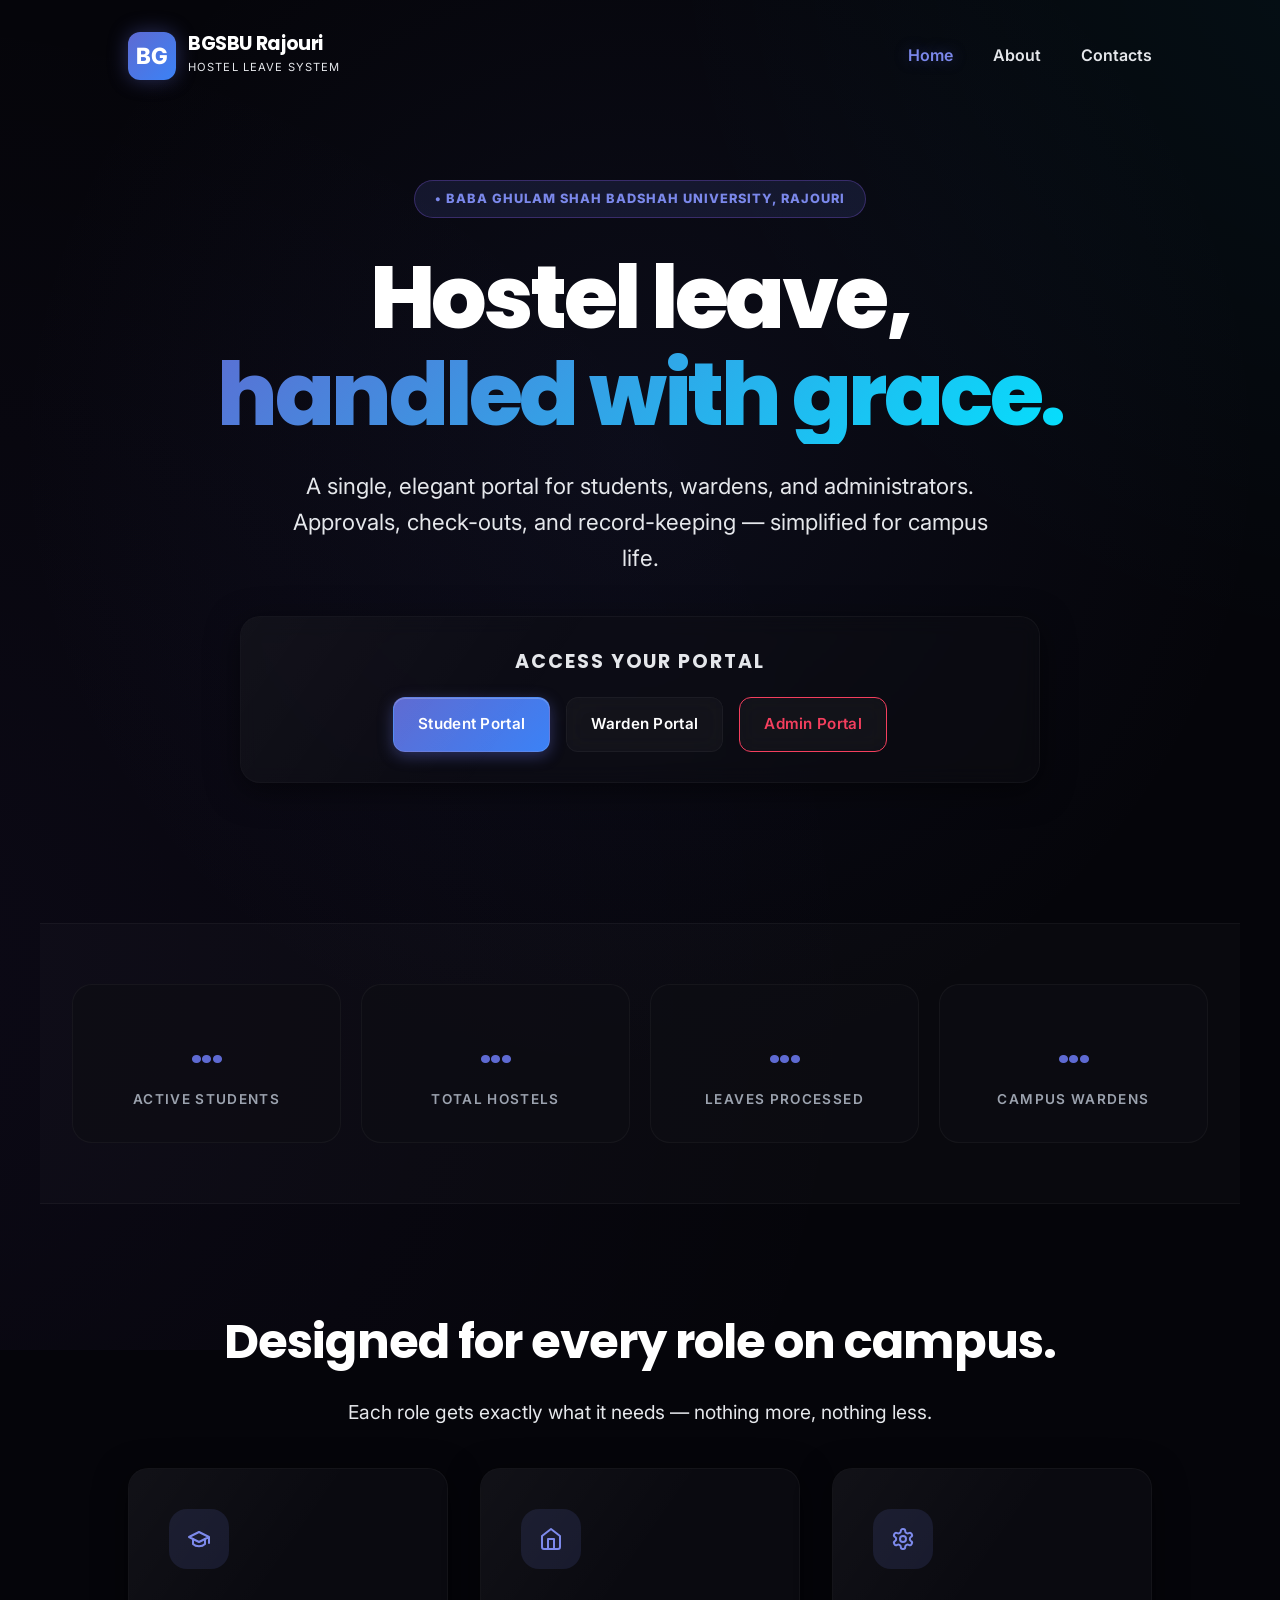
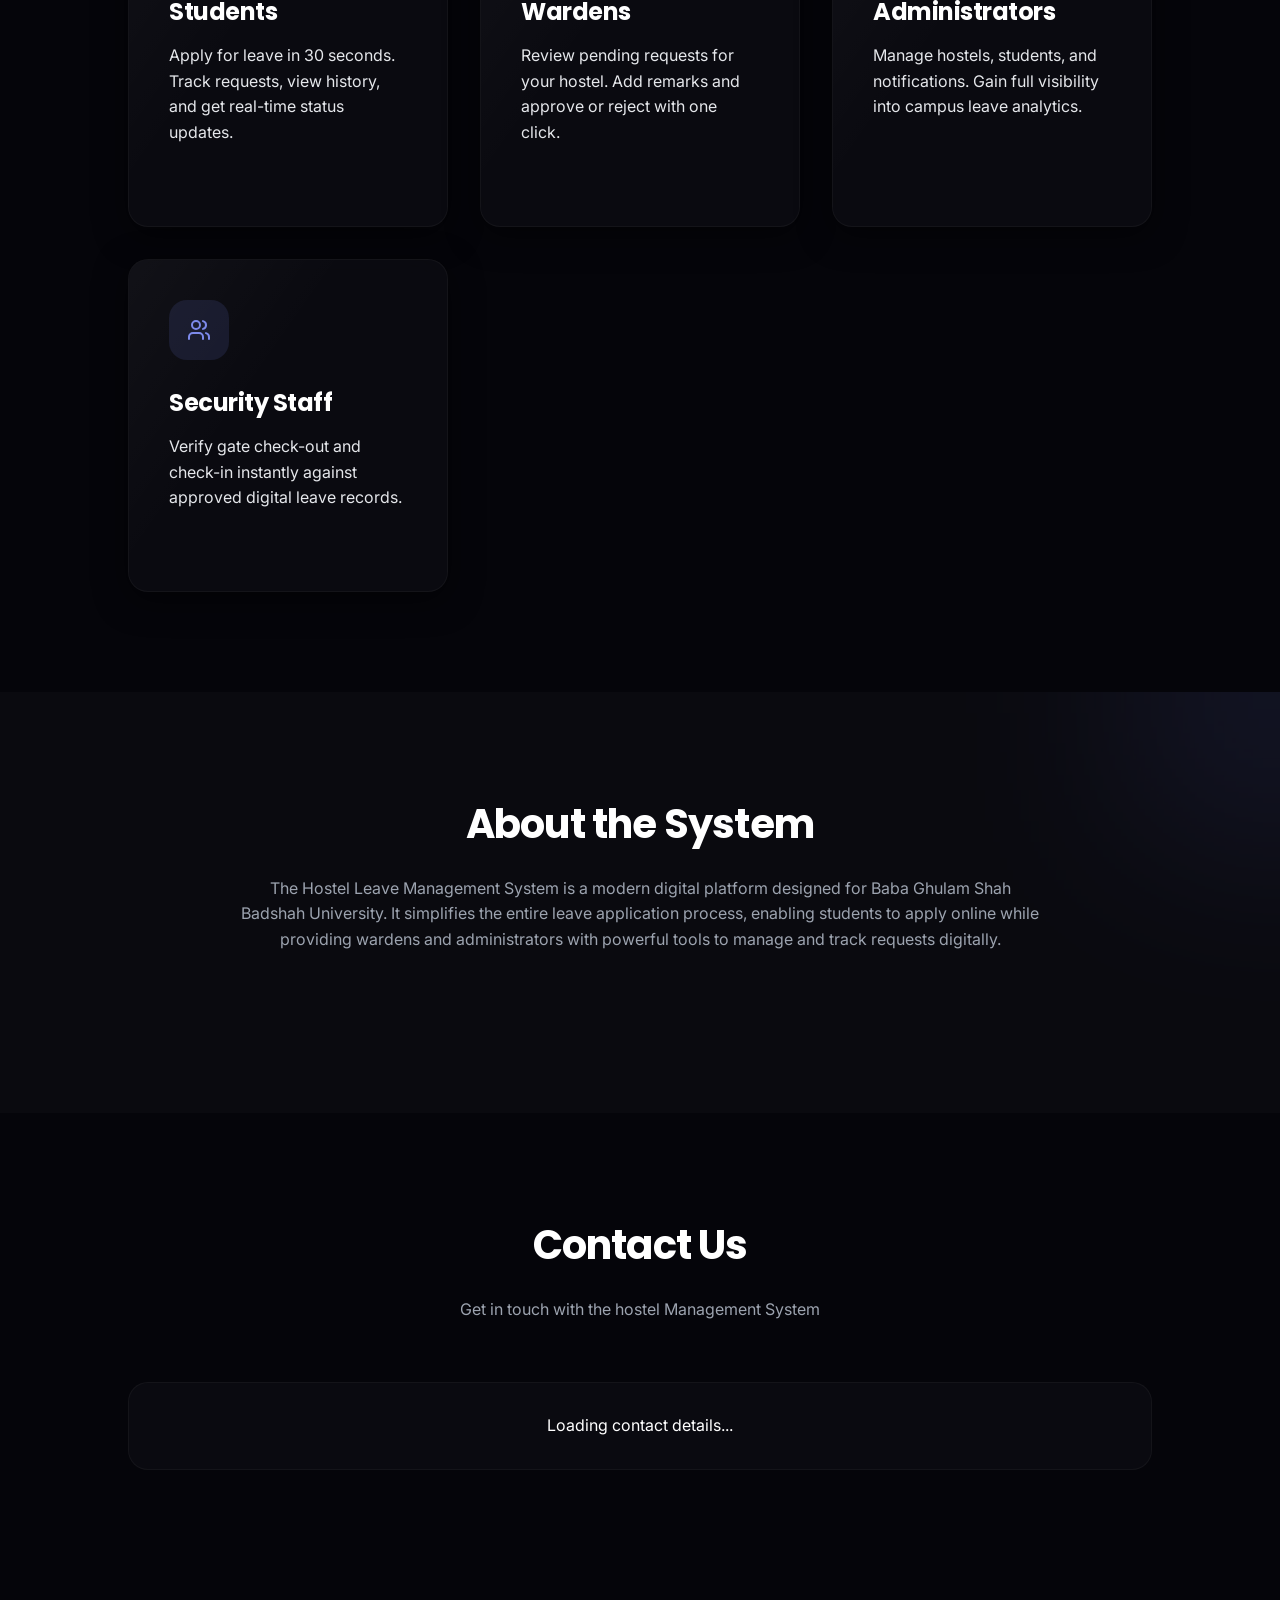
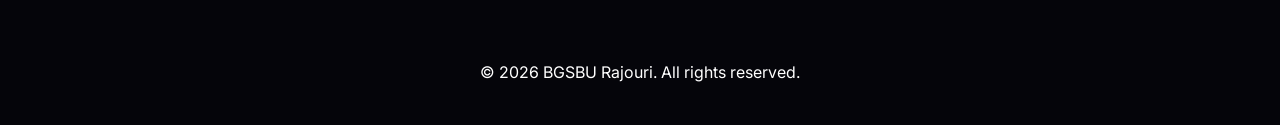
<file: frontend/index.html>
<!DOCTYPE html>
<html lang="en">

<head>
    <meta charset="UTF-8">
    <meta name="viewport" content="width=device-width, initial-scale=1.0">
    <title>BGSBU Rajouri - Hostel Leave Management System</title>
    <link rel="stylesheet" href="style.css">
</head>

<body>

    <!-- ================= NAVBAR ================= -->
    <header class="navbar">
        <div class="logo">
            <div class="logo-box">BG</div>
            <div class="logo-text">
                <h2>BGSBU Rajouri</h2>
                <span>HOSTEL LEAVE SYSTEM</span>
            </div>
        </div>
        <nav class="nav-links">
            <a href="index.html" class="active">Home</a>
            <a href="#about">About</a>
            <a href="#contacts">Contacts</a>
        </nav>
    </header>

    <!-- ================= HERO SECTION ================= -->
    <section class="hero">
        <div class="badge">• BABA GHULAM SHAH BADSHAH UNIVERSITY, RAJOURI</div>
        <h1>Hostel leave, <span>handled with grace.</span></h1>
        <p>
            A single, elegant portal for students, wardens, and administrators.
            Approvals, check-outs, and record-keeping — simplified for campus life.
        </p>
        <div style="margin-top: 40px; display: flex; justify-content: center;">
            <div class="card" style="padding: 30px; max-width: 800px; width: 100%; background: rgba(15, 15, 20, 0.4); border: 1px solid var(--glass-border); backdrop-filter: blur(10px);">
                <div style="text-align: center; margin-bottom: 20px;">
                    <h3 style="font-size: 1.2rem; color: var(--text-muted); text-transform: uppercase; letter-spacing: 0.1em;">Access Your Portal</h3>
                </div>
                <div class="hero-buttons" style="display: flex; gap: 16px; justify-content: center; flex-wrap: wrap;">
                    <a href="student-login.html" class="btn btn-primary" style="padding: 14px 24px; font-size: 0.95rem;">Student Portal</a>
                    <a href="warden-login.html" class="btn btn-secondary" style="padding: 14px 24px; font-size: 0.95rem;">Warden Portal</a>
                    <a href="admin-login.html" class="btn btn-secondary" style="padding: 14px 24px; font-size: 0.95rem; border-color: var(--danger); color: var(--danger);">Admin Portal</a>
                </div>
            </div>
        </div>
    </section>

    <!-- ================= STATS ================= -->
    <!-- ================= LIVE STATISTICS ================= -->
    <section class="stats" id="live-stats">
        <div class="stat">
            <h2 id="stat-students">...</h2>
            <p>ACTIVE STUDENTS</p>
        </div>
        <div class="stat">
            <h2 id="stat-hostels">...</h2>
            <p>TOTAL HOSTELS</p>
        </div>
        <div class="stat">
            <h2 id="stat-leaves">...</h2>
            <p>LEAVES PROCESSED</p>
        </div>
        <div class="stat">
            <h2 id="stat-wardens">...</h2>
            <p>CAMPUS WARDENS</p>
        </div>
    </section>

    <!-- ================= ROLES SECTION ================= -->
    <section class="roles">
        <h2>Designed for every role on campus.</h2>
        <p class="roles-subtext">Each role gets exactly what it needs — nothing more, nothing less.</p>

        <div class="cards">
            <!-- Student -->
            <div class="card">
                <div class="icon">
                    <svg xmlns="http://www.w3.org/2000/svg" width="24" height="24" viewBox="0 0 24 24" fill="none"
                        stroke="currentColor" stroke-width="2" stroke-linecap="round" stroke-linejoin="round">
                        <path d="M22 10v6M2 10l10-5 10 5-10 5z" />
                        <path d="M6 12v5c3 3 9 3 12 0v-5" />
                    </svg>
                </div>
                <h3>Students</h3>
                <p>Apply for leave in 30 seconds. Track requests, view history, and get real-time status updates.</p>
            </div>

            <!-- Warden -->
            <div class="card">
                <div class="icon">
                    <svg xmlns="http://www.w3.org/2000/svg" width="24" height="24" viewBox="0 0 24 24" fill="none"
                        stroke="currentColor" stroke-width="2" stroke-linecap="round" stroke-linejoin="round">
                        <path d="m3 9 9-7 9 7v11a2 2 0 0 1-2 2H5a2 2 0 0 1-2-2z" />
                        <polyline points="9 22 9 12 15 12 15 22" />
                    </svg>
                </div>
                <h3>Wardens</h3>
                <p>Review pending requests for your hostel. Add remarks and approve or reject with one click.</p>
            </div>

            <!-- Admin -->
            <div class="card">
                <div class="icon">
                    <svg xmlns="http://www.w3.org/2000/svg" width="24" height="24" viewBox="0 0 24 24" fill="none"
                        stroke="currentColor" stroke-width="2" stroke-linecap="round" stroke-linejoin="round">
                        <path
                            d="M12.22 2h-.44a2 2 0 0 0-2 2v.18a2 2 0 0 1-1 1.73l-.43.25a2 2 0 0 1-2 0l-.15-.08a2 2 0 0 0-2.73.73l-.22.38a2 2 0 0 0 .73 2.73l.15.1a2 2 0 0 1 1 1.72v.51a2 2 0 0 1-1 1.74l-.15.09a2 2 0 0 0-.73 2.73l.22.38a2 2 0 0 0 2.73.73l.15-.08a2 2 0 0 1 2 0l.43.25a2 2 0 0 1 1 1.73V20a2 2 0 0 0 2 2h.44a2 2 0 0 0 2-2v-.18a2 2 0 0 1 1-1.73l.43-.25a2 2 0 0 1 2 0l.15.08a2 2 0 0 0 2.73-.73l.22-.39a2 2 0 0 0-.73-2.73l-.15-.1a2 2 0 0 1-1-1.72v-.51a2 2 0 0 1 1-1.74l.15-.09a2 2 0 0 0 .73-2.73l-.22-.38a2 2 0 0 0-2.73-.73l-.15.08a2 2 0 0 1-2 0l-.43-.25a2 2 0 0 1-1-1.73V4a2 2 0 0 0-2-2z" />
                        <circle cx="12" cy="12" r="3" />
                    </svg>
                </div>
                <h3>Administrators</h3>
                <p>Manage hostels, students, and notifications. Gain full visibility into campus leave analytics.</p>
            </div>

            <!-- Gate -->
            <div class="card">
                <div class="icon">
                    <svg xmlns="http://www.w3.org/2000/svg" width="24" height="24" viewBox="0 0 24 24" fill="none"
                        stroke="currentColor" stroke-width="2" stroke-linecap="round" stroke-linejoin="round">
                        <path d="M16 21v-2a4 4 0 0 0-4-4H6a4 4 0 0 0-4 4v2" />
                        <circle cx="9" cy="7" r="4" />
                        <path d="M22 21v-2a4 4 0 0 0-3-3.87" />
                        <path d="M16 3.13a4 4 0 0 1 0 7.75" />
                    </svg>
                </div>
                <h3>Security Staff</h3>
                <p>Verify gate check-out and check-in instantly against approved digital leave records.</p>
            </div>
        </div>
    </section>

    <!-- ================= ABOUT SECTION ================= -->
    <section id="about" class="about-section" style="padding: 100px 10%; background: var(--bg-dark);">
        <div class="section-title" style="text-align: center; margin-bottom: 60px;">
            <h2 style="font-size: 2.5rem; margin-bottom: 20px;">About the System</h2>
            <p id="about-description" style="max-width: 800px; margin: 0 auto; color: var(--text-dim);">
                The Hostel Leave Management System is a modern digital platform designed for Baba Ghulam Shah Badshah
                University.
                It simplifies the entire leave application process, enabling students to apply online while providing
                wardens
                and administrators with powerful tools to manage and track requests digitally.
            </p>
        </div>
    </section>

    <!-- ================= CONTACTS SECTION ================= -->
    <section id="contacts" class="contacts-section" style="padding: 100px 10%; background: var(--bg-deep);">
        <div class="section-title" style="text-align: center; margin-bottom: 60px;">
            <h2 style="font-size: 2.5rem; margin-bottom: 20px;">Contact Us</h2>
            <p style="color: var(--text-dim);">Get in touch with the hostel Management System</p>
        </div>

        <div class="contact-grid" id="contact-details-container"
            style="display: grid; grid-template-columns: repeat(auto-fit, minmax(250px, 1fr)); gap: 30px;">
            <!-- Dynamic Contact Cards will be injected here -->
            <div class="contact-card loading-skeleton"
                style="background: var(--bg-card); padding: 30px; border-radius: 20px; border: 1px solid var(--glass-border); text-align: center;">
                <p>Loading contact details...</p>
            </div>
        </div>
    </section>

    <footer
        style="padding: var(--space-10) 10%; text-align: center; color: var(--slate-500); border-top: 1px solid var(--slate-100);">
        <p>&copy; 2026 BGSBU Rajouri. All rights reserved.</p>
    </footer>

    <script src="script.js?v=10"></script>
</body>

</html>
</file>
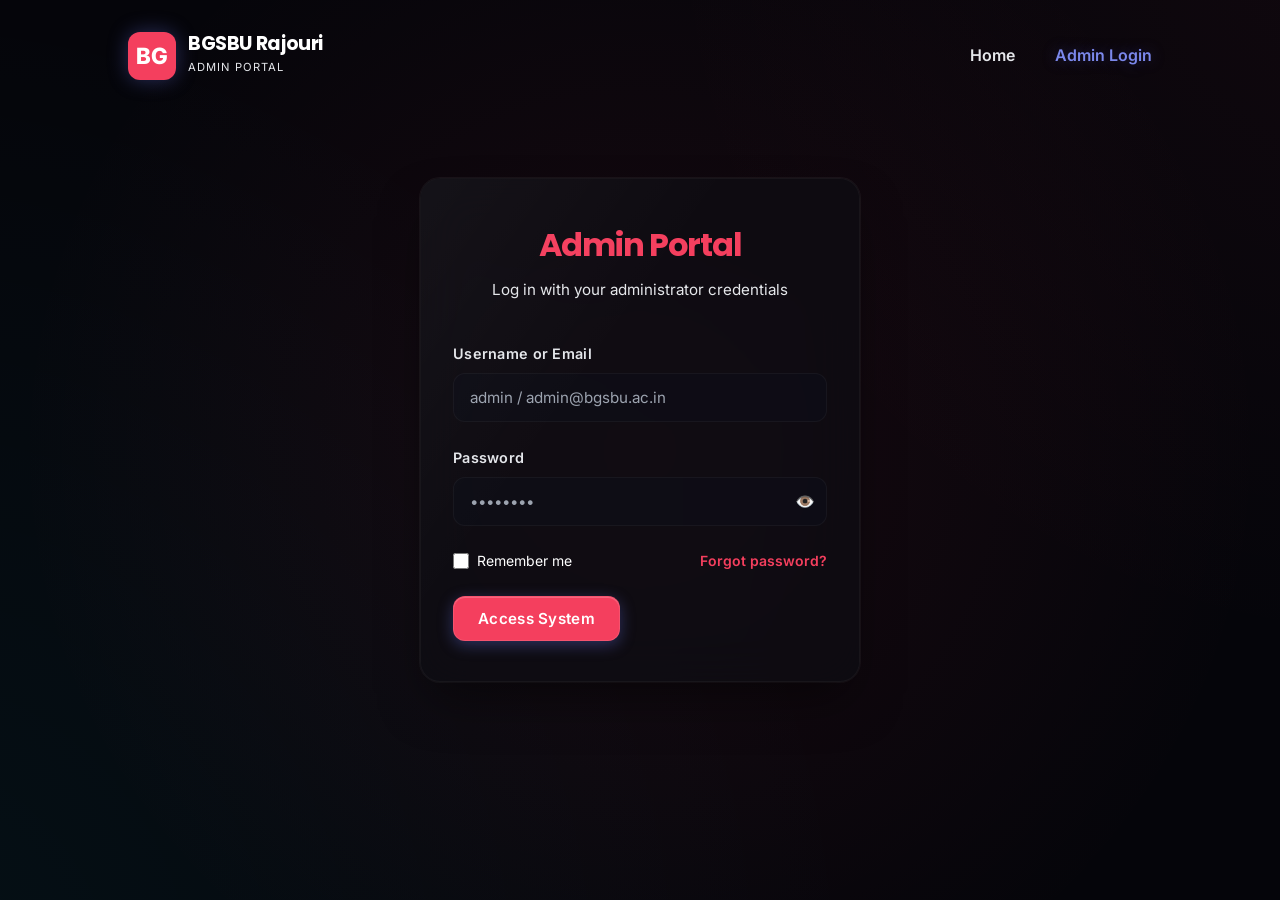
<file: frontend/admin-login.html>
<!DOCTYPE html>
<html lang="en">

<head>
    <meta charset="UTF-8">
    <meta name="viewport" content="width=device-width, initial-scale=1.0">
    <title>Admin Portal - BGSBU Rajouri</title>
    <link rel="stylesheet" href="style.css">
</head>

<body class="admin-portal-bg">

    <!-- ================= NAVBAR ================= -->
    <header class="navbar">
        <div class="logo">
            <div class="logo-box" style="background: var(--danger);">BG</div>
            <div class="logo-text">
                <h2>BGSBU Rajouri</h2>
                <span>ADMIN PORTAL</span>
            </div>
        </div>
        <nav class="nav-links">
            <a href="index.html">Home</a>
            <a href="admin-login.html" class="active">Admin Login</a>
        </nav>
    </header>

    <!-- ================= AUTH CONTAINER ================= -->
    <section class="auth-container">

        <!-- ===== SIGN IN ===== -->
        <div class="auth-card" id="login-container">
            <div class="auth-header">
                <h1 style="color: var(--danger);">Admin Portal</h1>
                <p>Log in with your administrator credentials</p>
            </div>

            <form id="login-form" onsubmit="event.preventDefault(); handleLogin(event);">
                <input type="hidden" id="login-role" value="admin">
                
                <div class="form-group">
                    <label for="username">Username or Email</label>
                    <input type="text" id="username" name="username" class="form-input" placeholder="admin / admin@bgsbu.ac.in" required>
                </div>

                <div class="form-group relative">
                    <label for="password">Password</label>
                    <div style="position: relative;">
                        <input type="password" id="password" name="password" class="form-input" placeholder="••••••••" required style="padding-right: 40px;">
                        <span class="password-toggle" onclick="togglePasswordVisibility('password')" style="position: absolute; right: 12px; top: 50%; transform: translateY(-50%); cursor: pointer; color: var(--slate-400);">👁️</span>
                    </div>
                </div>

                <div style="display: flex; justify-content: space-between; align-items: center; margin-bottom: 24px; font-size: 0.875rem;">
                    <label style="display: flex; align-items: center; gap: 8px; cursor: pointer;">
                        <input type="checkbox" name="remember" style="width: 16px; height: 16px; accent-color: var(--danger);">
                        Remember me
                    </label>
                    <a href="#" style="color: var(--danger); font-weight: 600; text-decoration: none;" onclick="toggleForm('forgot-password-container')">Forgot password?</a>
                </div>

                <button type="submit" class="btn btn-primary" style="background: var(--danger);">Access System</button>
            </form>
        </div>

        <!-- ===== FORGOT PASSWORD & OTP ===== -->
        <div class="auth-card" id="forgot-password-container" style="display: none;">
            <div class="auth-header">
                <h1 style="color: var(--danger);">Reset Password</h1>
                <p>We'll send a code to your admin email</p>
            </div>
            <form id="forgot-password-form" onsubmit="event.preventDefault(); handleForgotPassword(event);">
                <div class="form-group">
                    <label for="forgot-email">Admin Email</label>
                    <input type="email" id="forgot-email" class="form-input" placeholder="admin@bgsbu.ac.in" required>
                </div>
                <button type="submit" class="btn btn-primary" style="background: var(--danger);">Send Reset Code</button>
                <p style="text-align: center; margin-top: 24px; font-size: 0.875rem; color: var(--slate-500);">
                    Remembered it? <a href="#" style="color: var(--danger); font-weight: 700; text-decoration: none;" onclick="toggleForm('login-container')">Back to Sign In</a>
                </p>
            </form>
        </div>

        <div class="auth-card" id="otp-container" style="display: none;">
            <div class="auth-header">
                <h1 style="color: var(--danger);">Verify Code</h1>
                <p id="otp-message">Enter the 6-digit code sent to your email</p>
            </div>
            <form id="otp-form" onsubmit="event.preventDefault(); handleVerifyOTP(event);">
                <input type="hidden" id="otp-email-hidden">
                <input type="hidden" id="otp-context" value="verify">
                <div class="form-group">
                    <label for="otp-code">Verification Code</label>
                    <input type="text" id="otp-code" class="form-input" maxlength="6" required style="letter-spacing: 12px; font-size: 1.5rem; text-align: center; font-weight: 700;">
                </div>
                <div class="form-group" id="reset-password-group" style="display: none;">
                    <label for="reset-new-password">New Security Password</label>
                    <div style="position: relative;">
                        <input type="password" id="reset-new-password" class="form-input" placeholder="Enter new password">
                        <span class="password-toggle" onclick="togglePasswordVisibility('reset-new-password')" style="position: absolute; right: 12px; top: 50%; transform: translateY(-50%); cursor: pointer; color: var(--slate-400);">👁️</span>
                    </div>
                </div>
                <button type="submit" class="btn btn-primary" id="otp-submit-btn" style="background: var(--danger);">Verify Account</button>
                <div style="text-align: center; margin-top: 24px; font-size: 0.875rem; color: var(--slate-500);">
                    <p>Didn't receive code? <a href="#" style="color: var(--danger); font-weight: 700; text-decoration: none;" onclick="handleResendOTP()">Resend Now</a></p>
                    <p style="margin-top: 12px;"><a href="#" style="color: var(--slate-400); text-decoration: none;" onclick="toggleForm('login-container')">← Back to Login</a></p>
                </div>
            </form>
        </div>

    </section>

    <script src="script.js?v=10"></script>
    <script>
        function togglePasswordVisibility(inputId) {
            const input = document.getElementById(inputId);
            if (input.type === 'password') {
                input.type = 'text';
            } else {
                input.type = 'password';
            }
        }
    </script>
</body>
</html>
</file>
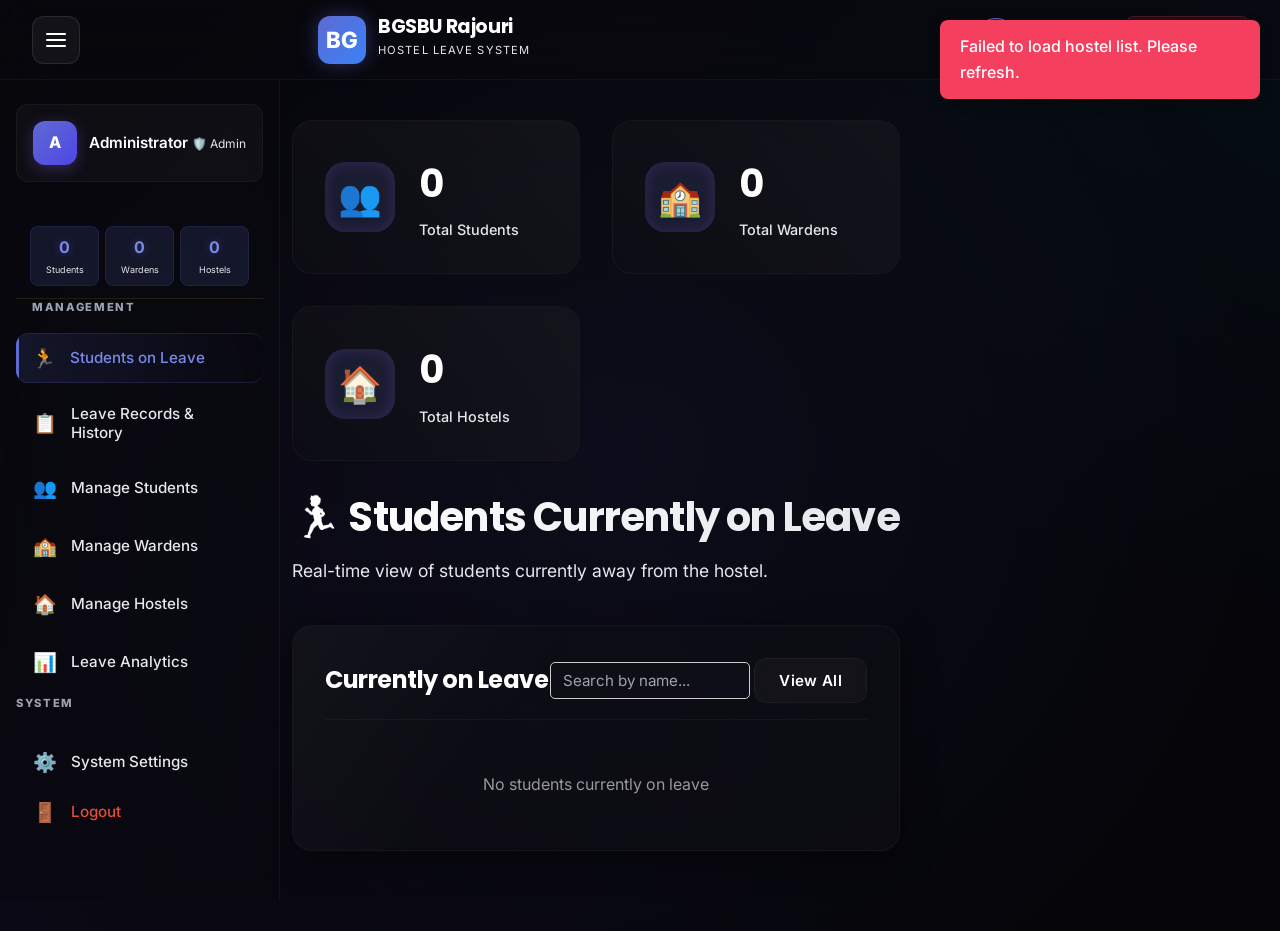
<file: frontend/admin.html>
<!DOCTYPE html>
<html lang="en">

<head>
  <meta charset="UTF-8">
  <meta name="viewport" content="width=device-width, initial-scale=1.0">
  <title>Admin Dashboard - BGSBU Rajouri Hostel Leave System</title>
  <meta name="description" content="Admin dashboard for BGSBU Rajouri Hostel Leave Management System.">
  <link rel="stylesheet" href="style.css">
</head>

<body>
  <div class="dashboard-wrapper">

    <!-- TOP NAVBAR -->
    <header class="dash-navbar">
      <button class="sidebar-toggle-btn" id="sidebar-toggle">
        <svg viewBox="0 0 24 24" fill="none" stroke="currentColor" stroke-width="2" stroke-linecap="round"
          stroke-linejoin="round">
          <line x1="3" y1="12" x2="21" y2="12"></line>
          <line x1="3" y1="6" x2="21" y2="6"></line>
          <line x1="3" y1="18" x2="21" y2="18"></line>
        </svg>
      </button>
      <a href="index.html" class="logo">
        <div class="logo-box">BG</div>
        <div class="logo-text">
          <h2>BGSBU Rajouri</h2><span>Hostel Leave System</span>
        </div>
      </a>
      <div class="dash-navbar-spacer"></div>
      <div class="dash-user-info">
        <div class="dash-user-avatar" id="nav-avatar">A</div>
        <div class="dash-user-name"><span id="nav-username">Admin</span><small>Administrator</small></div>
        <a href="#" class="dash-logout-btn" id="logout-btn"><span>🚪</span><span>Logout</span></a>
      </div>
    </header>

    <div class="dash-body" id="dash-body">
      <div class="sidebar-overlay" id="sidebar-overlay"></div>

      <!-- SIDEBAR -->
      <aside class="sidebar" id="sidebar">
        <div class="sidebar-profile">
          <div class="sidebar-profile-avatar" id="sb-avatar">A</div>
          <div class="sidebar-profile-text">
            <span class="sidebar-profile-name" id="sb-name">Administrator</span>
            <span class="sidebar-profile-role">🛡️ Admin</span>
          </div>
        </div>

        <!-- Quick Stats in sidebar -->
        <div style="padding: 12px 14px; border-bottom: 1px solid rgba(240,180,41,0.12);">
          <div style="display:grid; grid-template-columns:1fr 1fr 1fr; gap:6px; overflow:hidden;" class="sb-stats-row">
            <div style="background:rgba(240,180,41,0.1);border-radius:8px;padding:8px 6px;text-align:center;">
              <div style="color:#f0b429;font-weight:700;font-size:16px;" id="sb-total-students">0</div>
              <div style="color:rgba(255,255,255,0.5);font-size:9px;margin-top:2px;">Students</div>
            </div>
            <div style="background:rgba(240,180,41,0.1);border-radius:8px;padding:8px 6px;text-align:center;">
              <div style="color:#f0b429;font-weight:700;font-size:16px;" id="sb-total-wardens">0</div>
              <div style="color:rgba(255,255,255,0.5);font-size:9px;margin-top:2px;">Wardens</div>
            </div>
            <div style="background:rgba(240,180,41,0.1);border-radius:8px;padding:8px 6px;text-align:center;">
              <div style="color:#f0b429;font-weight:700;font-size:16px;" id="sb-total-hostels">0</div>
              <div style="color:rgba(255,255,255,0.5);font-size:9px;margin-top:2px;">Hostels</div>
            </div>
          </div>
        </div>

        <div class="sidebar-section-label">Management</div>
        <nav class="sidebar-nav">
          <button class="nav-item active" data-section="students-on-leave" data-tooltip="Students on Leave">
            <span class="nav-icon">🏃</span><span class="nav-label">Students on Leave</span>
          </button>
          <button class="nav-item" data-section="leave-records" data-tooltip="Leave Records">
            <span class="nav-icon">📋</span><span class="nav-label">Leave Records &amp; History</span>
          </button>
          <button class="nav-item" data-section="manage-students" data-tooltip="Manage Students">
            <span class="nav-icon">👥</span><span class="nav-label">Manage Students</span>
          </button>
          <button class="nav-item" data-section="manage-wardens" data-tooltip="Manage Wardens">
            <span class="nav-icon">🏫</span><span class="nav-label">Manage Wardens</span>
          </button>
          <button class="nav-item" data-section="manage-hostels" data-tooltip="Manage Hostels">
            <span class="nav-icon">🏠</span><span class="nav-label">Manage Hostels</span>
          </button>
          <button class="nav-item" data-section="leave-analytics" data-tooltip="Leave Analytics">
            <span class="nav-icon">📊</span><span class="nav-label">Leave Analytics</span>
          </button>

          <div class="sidebar-section-label" style="padding-left:0;">System</div>

          <button class="nav-item" data-section="settings" data-tooltip="System Settings">
            <span class="nav-icon">⚙️</span><span class="nav-label">System Settings</span>
          </button>
        </nav>

        <div class="sidebar-bottom">
          <button class="nav-item" id="sb-logout-btn" data-tooltip="Logout" style="color:#e74c3c;">
            <span class="nav-icon">🚪</span><span class="nav-label">Logout</span>
          </button>
        </div>
      </aside>

      <!-- MAIN CONTENT -->
      <main class="dash-main" id="dash-main">

        <!-- Stat cards always visible -->
        <div class="admin-stats" style="margin-bottom:24px;">
          <div class="stat-card">
            <div class="stat-icon">👥</div>
            <div class="stat-info">
              <h3 id="total-students">0</h3>
              <p>Total Students</p>
            </div>
          </div>
          <div class="stat-card">
            <div class="stat-icon">🏫</div>
            <div class="stat-info">
              <h3 id="total-wardens">0</h3>
              <p>Total Wardens</p>
            </div>
          </div>
          <div class="stat-card">
            <div class="stat-icon">🏠</div>
            <div class="stat-info">
              <h3 id="total-hostels">0</h3>
              <p>Total Hostels</p>
            </div>
          </div>
        </div>

        <!-- === SECTION: Students on Leave === -->
        <div class="content-section active-section" id="section-students-on-leave">
          <div class="section-page-title">
            <h1>🏃 Students Currently on Leave</h1>
            <p>Real-time view of students currently away from the hostel.</p>
          </div>
          <div class="admin-section">
            <div class="section-header">
              <h2>Currently on Leave</h2>
              <div class="section-actions">
                <input type="text" id="admin-active-search" placeholder="Search by name..."
                  style="padding:8px 12px;border:1px solid #ccc;border-radius:5px;width:200px;">
                <button class="btn btn-secondary" id="admin-view-all-leaves">View All</button>
              </div>
            </div>
            <div class="current-leaves-list" id="admin-current-leaves-list">
              <p style="text-align:center;padding:20px;color:#999">No students currently on leave</p>
            </div>
          </div>
        </div>

        <!-- === SECTION: Leave Records === -->
        <div class="content-section" id="section-leave-records">
          <div class="section-page-title">
            <h1>📋 Leave Records &amp; History</h1>
            <p>Last 6 months of all leave requests across the system.</p>
          </div>
          <div class="admin-section">
            <div class="section-header">
              <h2>Leave Records</h2>
              <div class="section-actions">
                <button class="btn btn-danger" id="admin-bulk-delete" style="display:none;">Delete Selected</button>
                <button class="btn btn-secondary" id="refresh-requests">↻ Refresh</button>
              </div>
            </div>
            <div class="search-filter"
              style="margin-bottom:24px; display:flex; flex-wrap:wrap; gap:12px; background:rgba(255,255,255,0.02); padding:16px; border-radius:12px; border:1px solid var(--glass-border);">
              <input type="text" id="leave-search" class="form-input" placeholder="Search by name or ID..."
                style="flex:2; min-width:200px;">
              <select id="leave-status-filter" class="form-input" style="flex:1; min-width:120px;">
                <option value="all">All Status</option>
                <option value="pending">Pending</option>
                <option value="approved">Approved</option>
                <option value="rejected">Rejected</option>
              </select>
              <select id="admin-visibility-filter" class="form-input" style="flex:1; min-width:120px;">
                <option value="active">Active Records</option>
                <option value="hidden">Hidden Records</option>
              </select>
              <input type="date" id="leave-date-filter" class="form-input" style="flex:1; min-width:150px;">
            </div>
            <div class="students-table-container">
              <table class="students-table">
                <thead>
                  <tr>
                    <th><input type="checkbox" id="admin-select-all-leaves"></th>
                    <th>Student</th>
                    <th>Hostel/Room</th>
                    <th>Duration</th>
                    <th>Reason</th>
                    <th>Status</th>
                    <th>Action By</th>
                    <th>Action Date</th>
                    <th>Actions</th>
                  </tr>
                </thead>
                <tbody id="leave-records-body">
                  <tr>
                    <td colspan="9" style="text-align:center; padding:40px; color:var(--text-muted); font-size:0.9rem;">
                      <div style="margin-bottom:10px; font-size:1.5rem;">⏳</div>
                      Loading records...
                    </td>
                  </tr>
                </tbody>
              </table>
            </div>
          </div>
        </div>

        <!-- === SECTION: Manage Students === -->
        <div class="content-section" id="section-manage-students">
          <div class="section-page-title">
            <h1>👥 Manage Students</h1>
            <p>Add, edit or remove student accounts and hostel assignments.</p>
          </div>
          <div class="admin-section">
            <div class="section-header">
              <h2>Students</h2>
            </div>
            <div class="search-filter">
              <input type="text" id="student-search" placeholder="Search students by name or ID...">
              <select id="hostel-filter-student">
                <option value="">All Hostels</option>
              </select>
            </div>
            <div class="students-table-container">
              <table class="students-table" id="students-table">
                <thead>
                  <tr>
                    <th>ID</th>
                    <th>Name</th>
                    <th>Email</th>
                    <th>Contact</th>
                    <th>Department</th>
                    <th>Course</th>
                    <th>Hostel</th>
                    <th>Room</th>
                    <th>Warden</th>
                    <th>Status</th>
                    <th>Actions</th>
                  </tr>
                </thead>
                <tbody id="students-table-body">
                  <tr>
                    <td colspan="11"
                      style="text-align:center; padding:40px; color:var(--text-muted); font-size:0.9rem;">Loading
                      students...</td>
                  </tr>
                </tbody>
              </table>
            </div>
          </div>
        </div>
        <!-- === SECTION: Manage Wardens === -->
        <div class="content-section" id="section-manage-wardens">
          <div class="section-page-title">
            <h1>🏫 Manage Wardens</h1>
            <p>Add, edit or remove warden accounts and hostel assignments.</p>
          </div>
          <div class="admin-section">
            <div class="section-header">
              <h2>Wardens</h2>
            </div>
            <div class="students-table-container">
              <table class="students-table" id="wardens-table">
                <thead>
                  <tr>
                    <th>Name</th>
                    <th>Email</th>
                    <th>Contact</th>
                    <th>Hostel Assigned</th>
                    <th>Status</th>
                    <th>Actions</th>
                  </tr>
                </thead>
                <tbody id="wardens-table-body">
                  <tr>
                    <td colspan="6" style="text-align:center; padding:40px; color:var(--text-muted); font-size:0.9rem;">
                      Loading wardens...</td>
                  </tr>
                </tbody>
              </table>
            </div>
          </div>
        </div>

        <!-- === SECTION: Manage Hostels === -->
        <div class="content-section" id="section-manage-hostels">
          <div class="section-page-title">
            <h1>🏠 Manage Hostels</h1>
            <p>Configure hostel details, capacity, and assignments.</p>
          </div>
          <div class="admin-section">
            <div class="section-header">
              <h2>Hostels</h2>
              <button class="btn btn-primary" id="add-hostel-btn">+ Add Hostel</button>
            </div>
            <div class="students-table-container">
              <table class="students-table" id="hostels-table">
                <thead>
                  <tr>
                    <th>Hostel Name</th>
                    <th>Type</th>
                    <th>Capacity</th>
                    <th>Location</th>
                    <th>Warden Assigned</th>
                    <th>Status</th>
                    <th>Actions</th>
                  </tr>
                </thead>
                <tbody id="hostels-table-body">
                  <tr>
                    <td colspan="7" style="text-align:center; padding:40px; color:var(--text-muted); font-size:0.9rem;">
                      Loading hostels...</td>
                  </tr>
                </tbody>
              </table>
            </div>
          </div>
        </div>


        <!-- === SECTION: Leave Analytics === -->
        <div class="content-section" id="section-leave-analytics">
          <div class="section-page-title">
            <h1>📊 Leave Analytics</h1>
            <p>Search and analyze student leave records over 1 to 6 months.</p>
          </div>
          <div class="admin-section">
            <!-- Analytics Controls -->
            <div class="analytics-controls">
              <div class="analytics-period-group">
                <label style="font-weight:600;color:var(--text-main);margin-bottom:8px;display:block;">Select Period</label>
                <div class="period-pills" id="admin-period-pills">
                  <button class="period-pill active" data-months="1">1 Month</button>
                  <button class="period-pill" data-months="2">2 Months</button>
                  <button class="period-pill" data-months="3">3 Months</button>
                  <button class="period-pill" data-months="4">4 Months</button>
                  <button class="period-pill" data-months="5">5 Months</button>
                  <button class="period-pill" data-months="6">6 Months</button>
                </div>
              </div>
              <div class="analytics-search-group">
                <label style="font-weight:600;color:var(--text-main);margin-bottom:8px;display:block;">Search Student</label>
                <div style="display:flex;gap:10px;align-items:center;">
                  <input type="text" id="admin-analytics-search" class="form-input" placeholder="Search by name or student ID..." style="flex:1;min-width:220px;">
                  <button class="btn btn-primary" id="admin-analytics-search-btn">🔍 Search</button>
                  <button class="btn btn-secondary" id="admin-analytics-clear-btn">✕ Clear</button>
                </div>
              </div>
            </div>

            <!-- Summary Cards -->
            <div class="analytics-summary-strip" id="admin-analytics-summary" style="display:none;">
              <div class="analytics-summary-card">
                <div class="asm-icon">👥</div>
                <div class="asm-info">
                  <div class="asm-value" id="admin-asm-students">0</div>
                  <div class="asm-label">Students Found</div>
                </div>
              </div>
              <div class="analytics-summary-card">
                <div class="asm-icon">📋</div>
                <div class="asm-info">
                  <div class="asm-value" id="admin-asm-leaves">0</div>
                  <div class="asm-label">Total Leaves</div>
                </div>
              </div>
              <div class="analytics-summary-card">
                <div class="asm-icon">📅</div>
                <div class="asm-info">
                  <div class="asm-value" id="admin-asm-days">0</div>
                  <div class="asm-label">Total Days Away</div>
                </div>
              </div>
              <div class="analytics-summary-card">
                <div class="asm-icon">📆</div>
                <div class="asm-info">
                  <div class="asm-value" id="admin-asm-period">—</div>
                  <div class="asm-label">Period</div>
                </div>
              </div>
            </div>

            <!-- Results Table -->
            <div id="admin-analytics-results">
              <div class="analytics-empty-state">
                <div style="font-size:3rem;margin-bottom:12px;">📊</div>
                <p style="color:var(--text-muted);font-size:1rem;">Select a period and click Search to view leave analytics.</p>
              </div>
            </div>
          </div>
        </div>


        <!-- === SECTION: System Settings === -->
        <div class="content-section" id="section-settings">
          <div class="section-page-title">
            <h1>⚙️ System Settings</h1>
            <p>Configure global system behaviour and preferences.</p>
          </div>
          <div class="admin-section">
            <div class="section-header">
              <h2>Settings</h2>
            </div>
            <div class="section-header" style="margin-top: 20px;">
              <h2>Contact Details Management</h2>
            </div>
            <p style="color: var(--text-dim); margin-bottom: 20px;">These details are displayed in the 'Contacts' section of the public home page.</p>
            
            <div id="contact-list-admin" style="display: flex; flex-direction: column; gap: 20px; margin-bottom: 24px;">
              <!-- Dynamic Contact Rows will be injected here -->
            </div>
            
            <button class="btn btn-secondary" id="add-contact-row-btn" style="margin-bottom: 24px;">+ Add New Contact Card</button>
            
            <div class="form-group" style="margin-bottom: 24px;">
                <label>About Us Content</label>
                <textarea id="set-about-text" class="form-input" rows="4" style="width: 100%; resize: vertical;" placeholder="Describe your hostel system..."></textarea>
            </div>
            
            <div class="settings-actions">
              <button class="btn btn-primary" id="save-contact-settings">Update Public Contacts</button>
            </div>

            <div class="section-header" style="margin-top: 40px;">
              <h2>System Preferences</h2>
            </div>
            <div class="settings-grid">
              <div class="setting-item">
                <div>
                  <h4>Email Notifications</h4>
                </div>
                <label class="toggle-switch"><input type="checkbox" id="email-notifications" checked><span
                    class="toggle-slider"></span></label>
              </div>
              <div class="setting-item">
                <div>
                  <h4>Auto-approve Short Leaves</h4>
                  <p class="setting-desc">Automatically approve leaves ≤ 2 days</p>
                </div>
                <label class="toggle-switch"><input type="checkbox" id="auto-approve-short"><span
                    class="toggle-slider"></span></label>
              </div>
              <div class="setting-item">
                <div>
                  <h4>Maximum Leave Duration</h4>
                </div>
                <select id="max-leave-duration">
                  <option value="7">7 days</option>
                  <option value="14" selected>14 days</option>
                  <option value="21">21 days</option>
                  <option value="30">30 days</option>
                </select>
              </div>
              <div class="setting-item">
                <div>
                  <h4>Maintenance Mode</h4>
                  <p class="setting-desc">Temporarily disable student access</p>
                </div>
                <label class="toggle-switch"><input type="checkbox" id="maintenance-mode"><span
                    class="toggle-slider"></span></label>
              </div>
            </div>
            <div class="settings-actions">
              <button class="btn btn-primary" id="save-settings">Save Settings</button>
              <button class="btn btn-secondary" id="reset-settings">Reset to Default</button>
            </div>
          </div>
        </div>

      </main>
    </div>
  </div>

  <!-- ==================== MODALS ==================== -->

  <!-- ADD/EDIT STUDENT MODAL -->
  <div id="student-modal" class="modal">
    <div class="modal-content">
      <div class="modal-header">
        <h3 id="student-modal-title">Add New Student</h3>
        <span class="modal-close" data-modal="student-modal">&times;</span>
      </div>
      <div class="modal-body">
        <form id="student-form">
          <input type="hidden" id="student-edit-id">
          <div class="form-row">
            <div class="form-group"><label for="s-name">Full Name</label><input type="text" id="s-name"
                placeholder="e.g. John Doe" required></div>
            <div class="form-group"><label for="s-student-id">Student ID</label><input type="text" id="s-student-id"
                placeholder="e.g. 20240001" required></div>
          </div>
          <div class="form-row">
            <div class="form-group"><label for="s-email">Email</label><input type="email" id="s-email"
                placeholder="student@example.com" required></div>
            <div class="form-group"><label for="s-dept">Department</label>
              <input type="text" id="s-dept" list="dept-list-admin" placeholder="Select or type department" required>
              <datalist id="dept-list-admin">
                <option value="B.Tech">
                <option value="M.Tech">
                <option value="MCA">
                <option value="BCA">
                <option value="Integrated MCA">
                <option value="B.Sc. Data Science & Artificial Intelligence">
                <option value="M.Sc. (IT)">
                <option value="M.Sc. Mathematics">
                <option value="B.Sc. Mathematics">
                <option value="M.Sc. Physics">
                <option value="B.Sc. (Hons) Physics">
                <option value="Diploma Engineering">
                <option value="BBA">
                <option value="MBA">
                <option value="MBA-HTM">
                <option value="M.A. Economics">
                <option value="B.A. (Hons) Economics">
                <option value="B.A. (Hons) Arabic">
                <option value="M.A. Arabic">
                <option value="M.A. Islamic Studies">
                <option value="M.A. Urdu">
                <option value="B.A. (Hons) Urdu">
                <option value="M.A. English">
                <option value="B.A. (Hons) English">
                <option value="M.A. Persian">
                <option value="B.A. (Hons) Persian">
                <option value="M.A. Gojri">
                <option value="B.A. (Hons) Gojri">
                <option value="M.A. Pahari">
                <option value="B.A. (Hons) Pahari">
                <option value="M.A. Education">
                <option value="B.A. (Hons) Education">
                <option value="M.Sc. Environmental Sciences">
                <option value="B.Sc. Environmental Sciences">
                <option value="M.Sc. Biotechnology">
                <option value="B.Sc. Biotechnology">
                <option value="M.Sc. Botany">
                <option value="B.Sc. Botany">
                <option value="M.Sc. Zoology">
                <option value="B.Sc. Zoology">
                <option value="M.Sc. Microbiology">
                <option value="B.A. (Hons) History">
                <option value="B.A. (Hons) Sociology">
                <option value="B.A. (Hons) Political Science & International Relations">
              </datalist>
            </div>
          </div>
          <div class="form-row">
            <div class="form-group"><label for="s-course">Course</label>
              <select id="s-course" required>
                <option value="">Select Course</option>
                <option value="UG">UG</option>
                <option value="PG">PG</option>
                <option value="P.hd">P.hd</option>
              </select>
            </div>
            <div class="form-group"><label for="s-room">Room Number</label><input type="text" id="s-room"
                placeholder="e.g. 101" required></div>
          </div>
          <div class="form-row">
            <div class="form-group"><label for="s-hostel">Hostel</label><select id="s-hostel" required>
                <option value="">Select Hostel</option>
              </select></div>
            <div class="form-group"><label for="s-warden">Assigned Warden</label><select id="s-warden">
                <option value="">Select Warden</option>
              </select></div>
          </div>
          <div class="form-row">
            <div class="form-group">
              <label for="s-parent-phone">Parent Phone Number</label>
              <input type="tel" id="s-parent-phone" placeholder="e.g.6006451724" maxlength="10" pattern="\d{10}">
              <small style="color:#666;font-size:11px;">10-digit mobile number</small>
            </div>
          </div>
          <div class="modal-actions">
            <button type="button" class="btn btn-secondary modal-cancel" data-modal="student-modal">Cancel</button>
            <button type="submit" class="btn btn-primary" id="student-submit-btn">Add Student</button>
          </div>
        </form>
      </div>
    </div>
  </div>

  <!-- ADD/EDIT WARDEN MODAL -->
  <div id="warden-modal" class="modal">
    <div class="modal-content">
      <div class="modal-header">
        <h3 id="warden-modal-title">Add New Warden</h3>
        <span class="modal-close" data-modal="warden-modal">&times;</span>
      </div>
      <div class="modal-body">
        <form id="warden-form">
          <input type="hidden" id="edit-warden-id">
          <div class="form-row">
            <div class="form-group"><label for="w-name">Full Name</label><input type="text" id="w-name"
                placeholder="e.g. Dr. Ahmed Khan" required></div>
            <div class="form-group"><label for="w-email">Email</label><input type="email" id="w-email"
                placeholder="warden@example.com" required></div>
          </div>
          <div class="form-row">
            <div class="form-group"><label for="w-hostel">Assigned Hostel</label><select id="w-hostel" required>
                <option value="">Select Hostel</option>
              </select></div>
            <div class="form-group">
              <label for="w-phone">Phone Number</label>
              <input type="tel" id="w-phone" placeholder="e.g. 6006451724" maxlength="10" pattern="\d{10}">
              <small style="color:#666;font-size:11px;">10-digit mobile number</small>
            </div>
          </div>
          <div class="modal-actions">
            <button type="button" class="btn btn-secondary modal-cancel" data-modal="warden-modal">Cancel</button>
            <button type="submit" class="btn btn-primary" id="warden-submit-btn">Add Warden</button>
          </div>
        </form>
      </div>
    </div>
  </div>

  <!-- ADD/EDIT HOSTEL MODAL -->
  <div id="hostel-modal" class="modal">
    <div class="modal-content">
      <div class="modal-header">
        <h3 id="hostel-modal-title">Add New Hostel</h3>
        <span class="modal-close" data-modal="hostel-modal">&times;</span>
      </div>
      <div class="modal-body">
        <form id="hostel-form">
          <input type="hidden" id="hostel-edit-id">
          <div class="form-row">
            <div class="form-group"><label for="h-name">Hostel Name</label><input type="text" id="h-name"
                placeholder="e.g. Boys Hostel 1" required></div>
            <div class="form-group"><label for="h-type">Type</label>
              <select id="h-type" required>
                <option value="">Select Type</option>
                <option value="boys">Boys</option>
                <option value="girls">Girls</option>
              </select>
            </div>
          </div>
          <div class="form-row">
            <div class="form-group"><label for="h-capacity">Capacity (rooms)</label><input type="number" id="h-capacity"
                placeholder="e.g. 100" min="1"></div>
            <div class="form-group"><label for="h-location">Location / Block</label><input type="text" id="h-location"
                placeholder="e.g. Block A, North Campus"></div>
          </div>
          <div class="form-row">
            <div class="form-group">
              <label for="h-warden">Assign Warden</label>
              <select id="h-warden">
                <option value="">Select Warden (Optional)</option>
              </select>
              <small style="color:var(--text-dim); font-size: 0.75rem;">Only wardens not already assigned will appear
                here.</small>
            </div>
          </div>
          <div class="modal-actions">
            <button type="button" class="btn btn-secondary modal-cancel" data-modal="hostel-modal">Cancel</button>
            <button type="submit" class="btn btn-primary" id="hostel-submit-btn">Add Hostel</button>
          </div>
        </form>
      </div>
    </div>
  </div>



  <!-- LEAVE DETAILS MODAL -->
  <div id="leave-details-modal" class="modal">
    <div class="modal-content" style="max-width:600px;">
      <div class="modal-header">
        <h3>Leave Request Details</h3>
        <span class="modal-close" data-modal="leave-details-modal">&times;</span>
      </div>
      <div class="modal-body">
        <div class="modal-detail-grid">
          <div class="detail-item">
            <span class="detail-label">Student Name</span>
            <span class="detail-value" id="detail-student-name"></span>
          </div>
          <div class="detail-item">
            <span class="detail-label">Student ID</span>
            <span class="detail-value" id="detail-id"></span>
          </div>
          <div class="detail-item">
            <span class="detail-label">Hostel & Room</span>
            <span class="detail-value" id="detail-room"></span>
          </div>
          <div class="detail-item">
            <span class="detail-label">Status</span>
            <span id="detail-status"></span>
          </div>
          <div class="detail-item">
            <span class="detail-label">From Date</span>
            <span class="detail-value" id="detail-start"></span>
          </div>
          <div class="detail-item">
            <span class="detail-label">To Date</span>
            <span class="detail-value" id="detail-end"></span>
          </div>
          <div class="detail-item">
            <span class="detail-label">Emergency Contact</span>
            <span class="detail-value" id="detail-emergency"></span>
          </div>
          <div class="detail-item">
            <span class="detail-label">Parent Contact</span>
            <span class="detail-value" id="detail-parent"></span>
          </div>
        </div>

        <div style="margin-bottom:20px;">
          <div class="detail-section-title">
            <span>📝</span> Reason for Leave
          </div>
          <div id="detail-reason" class="detail-text-box"></div>
        </div>

        <div>
          <div class="detail-section-title">
            <span>💬</span> Warden Remarks
          </div>
          <div id="detail-remarks" class="detail-text-box"></div>
        </div>
        <div class="modal-actions" style="margin-top:20px;">
          <button type="button" class="btn btn-secondary modal-cancel" data-modal="leave-details-modal">Close</button>
        </div>
      </div>
    </div>
  </div>



  <script src="script.js?v=12"></script>
</body>

</html>
</file>
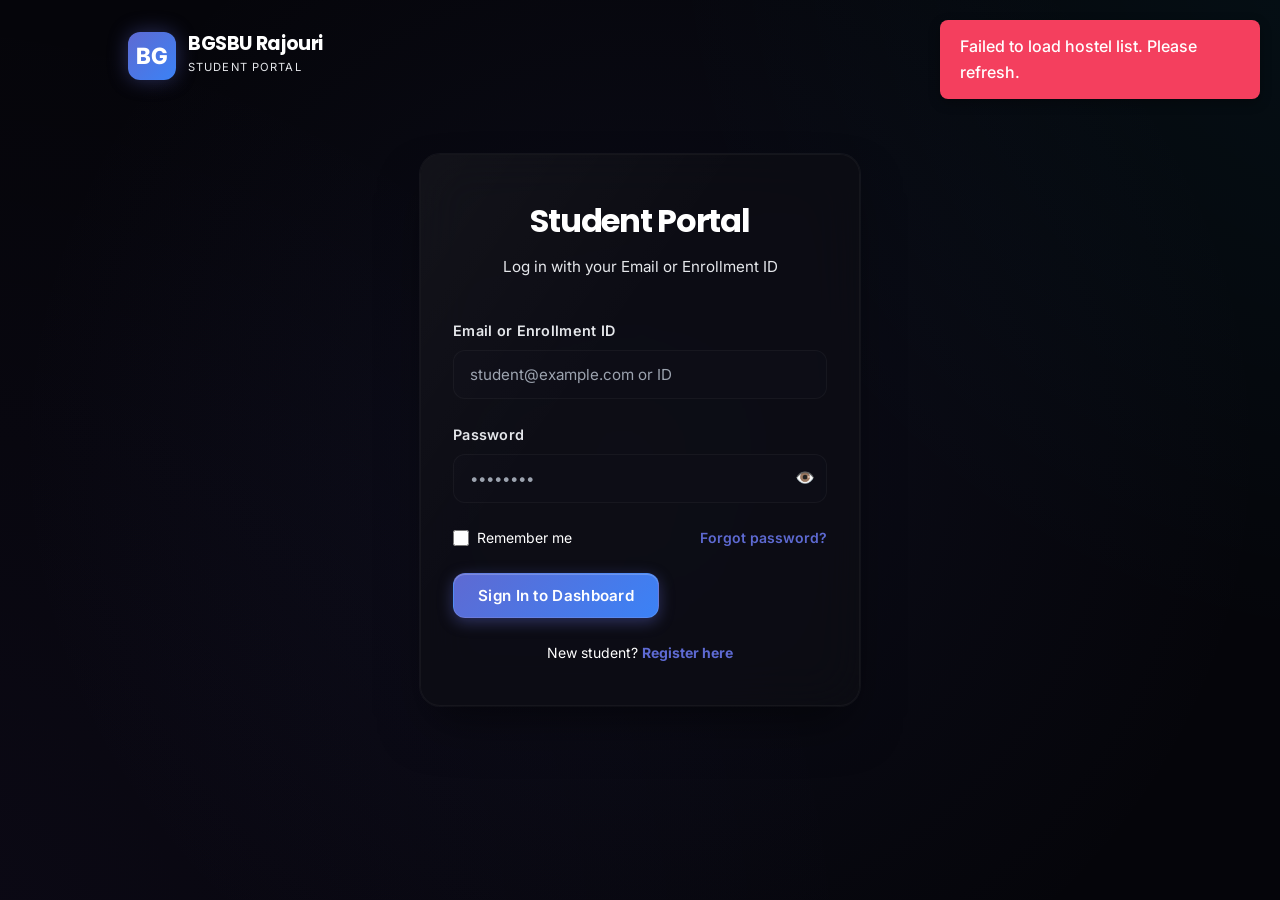
<file: frontend/student-login.html>
<!DOCTYPE html>
<html lang="en">

<head>
    <meta charset="UTF-8">
    <meta name="viewport" content="width=device-width, initial-scale=1.0">
    <title>Student Portal - BGSBU Rajouri</title>
    <link rel="stylesheet" href="style.css">
</head>

<body class="student-portal-bg">

    <!-- ================= NAVBAR ================= -->
    <header class="navbar">
        <div class="logo">
            <div class="logo-box">BG</div>
            <div class="logo-text">
                <h2>BGSBU Rajouri</h2>
                <span>STUDENT PORTAL</span>
            </div>
        </div>
        <nav class="nav-links">
            <a href="index.html">Home</a>
            <a href="student-login.html" class="active">Student Login</a>
        </nav>
    </header>

    <!-- ================= AUTH CONTAINER ================= -->
    <section class="auth-container">

        <!-- ===== SIGN IN ===== -->
        <div class="auth-card" id="login-container">
            <div class="auth-header">
                <h1>Student Portal</h1>
                <p>Log in with your Email or Enrollment ID</p>
            </div>

            <form id="login-form" onsubmit="event.preventDefault(); handleLogin(event);">
                <input type="hidden" id="login-role" value="student">
                
                <div class="form-group">
                    <label for="username">Email or Enrollment ID</label>
                    <input type="text" id="username" name="username" class="form-input" placeholder="student@example.com or ID" required>
                </div>

                <div class="form-group relative">
                    <label for="password">Password</label>
                    <div style="position: relative;">
                        <input type="password" id="password" name="password" class="form-input" placeholder="••••••••" required style="padding-right: 40px;">
                        <span class="password-toggle" onclick="togglePasswordVisibility('password')" style="position: absolute; right: 12px; top: 50%; transform: translateY(-50%); cursor: pointer; color: var(--slate-400);">👁️</span>
                    </div>
                </div>

                <div style="display: flex; justify-content: space-between; align-items: center; margin-bottom: 24px; font-size: 0.875rem;">
                    <label style="display: flex; align-items: center; gap: 8px; cursor: pointer;">
                        <input type="checkbox" name="remember" style="width: 16px; height: 16px; accent-color: var(--primary);">
                        Remember me
                    </label>
                    <a href="#" style="color: var(--primary); font-weight: 600; text-decoration: none;" onclick="toggleForm('forgot-password-container')">Forgot password?</a>
                </div>

                <button type="submit" class="btn btn-primary">Sign In to Dashboard</button>

                <p style="text-align: center; margin-top: 24px; font-size: 0.875rem; color: var(--slate-500);">
                    New student? <a href="#" style="color: var(--primary); font-weight: 700; text-decoration: none;" onclick="toggleForm('register-container')">Register here</a>
                </p>
            </form>
        </div>

        <!-- ===== SIGN UP ===== -->
        <div class="auth-card" id="register-container" style="display: none; max-width: 560px;">
            <div class="auth-header">
                <h1>Student Registration</h1>
                <p>Join the BGSBU Hostel Community</p>
            </div>

            <form id="register-form" onsubmit="event.preventDefault(); handleRegister(event);">
                <input type="hidden" id="reg-role" value="student">
                
                <div style="display: grid; grid-template-columns: 1fr 1fr; gap: 16px;">
                    <div class="form-group">
                        <label for="reg-name">Full Name</label>
                        <input type="text" id="reg-name" class="form-input" placeholder="Enter name">
                        <span class="field-error" id="err-reg-name"></span>
                    </div>
                    <div class="form-group">
                        <label for="reg-email">Email Address</label>
                        <input type="email" id="reg-email" class="form-input" placeholder="you@example.com">
                        <span class="field-error" id="err-reg-email"></span>
                    </div>
                </div>

                <div id="student-reg-fields">
                    <div style="display: grid; grid-template-columns: 1fr 1fr; gap: 16px;">
                        <div class="form-group">
                            <label for="reg-student-id">Enrollment ID</label>
                            <input type="text" id="reg-student-id" class="form-input" placeholder="e.g. BGSBU2024001">
                            <span class="field-error" id="err-reg-student-id"></span>
                        </div>
                        <div class="form-group">
                            <label for="reg-department">Department</label>
                            <select id="reg-department" class="form-input" style="appearance: auto;">
                                <option value="">Select Department</option>
                            </select>
                            <span class="field-error" id="err-reg-department"></span>
                        </div>
                    </div>
                    <div style="display: grid; grid-template-columns: 1fr 1fr; gap: 16px;">
                        <div class="form-group">
                            <label for="reg-course">Course</label>
                            <select id="reg-course" class="form-input" style="appearance: auto;">
                                <option value="">Select Course</option>
                                <option value="UG">UG</option>
                                <option value="PG">PG</option>
                                <option value="P.hd">P.hd</option>
                            </select>
                            <span class="field-error" id="err-reg-course"></span>
                        </div>
                        <div class="form-group">
                            <label for="reg-parent-phone">Parent's Phone</label>
                            <input type="tel" id="reg-parent-phone" class="form-input" placeholder="10-digit number">
                            <span class="field-error" id="err-reg-parent-phone"></span>
                        </div>
                    </div>
                    <div style="display: grid; grid-template-columns: 1fr 1fr; gap: 16px;">
                        <div class="form-group">
                            <label for="reg-hostel">Hostel</label>
                            <select id="reg-hostel" class="form-input" style="appearance: auto;">
                                <option value="">Select Hostel</option>
                            </select>
                            <span class="field-error" id="err-reg-hostel"></span>
                        </div>
                        <div class="form-group">
                            <label for="reg-room">Room No.</label>
                            <input type="text" id="reg-room" class="form-input" placeholder="e.g. 319">
                            <span class="field-error" id="err-reg-room"></span>
                        </div>
                    </div>
                </div>

                <div class="form-group">
                    <label for="reg-password">Security Password</label>
                    <div style="position: relative;">
                        <input type="password" id="reg-password" class="form-input" placeholder="Min. 6 characters">
                        <span class="password-toggle" onclick="togglePasswordVisibility('reg-password')" style="position: absolute; right: 12px; top: 50%; transform: translateY(-50%); cursor: pointer; color: var(--slate-400);">👁️</span>
                    </div>
                    <span class="field-error" id="err-reg-password"></span>
                </div>

                <div id="reg-success-banner" style="display: none; align-items: center; gap: 12px; background: rgba(16, 185, 129, 0.1); border: 1px solid var(--success); padding: 12px; border-radius: 8px; margin-bottom: 20px; color: var(--success); font-weight: 500;">
                    <span id="reg-success-msg"></span>
                </div>

                <button type="submit" class="btn btn-primary" id="reg-submit-btn">Register</button>

                <p style="text-align: center; margin-top: 24px; font-size: 0.875rem; color: var(--slate-500);">
                    Already registered? <a href="#" style="color: var(--primary); font-weight: 700; text-decoration: none;" onclick="toggleForm('login-container')">Sign In</a>
                </p>
            </form>
        </div>

        <!-- ===== FORGOT PASSWORD & OTP (Reused from logic) ===== -->
        <div class="auth-card" id="forgot-password-container" style="display: none;">
            <div class="auth-header">
                <h1>Reset Password</h1>
                <p>We'll send a code to your email</p>
            </div>
            <form id="forgot-password-form" onsubmit="event.preventDefault(); handleForgotPassword(event);">
                <div class="form-group">
                    <label for="forgot-email">Email Address</label>
                    <input type="email" id="forgot-email" class="form-input" placeholder="you@example.com" required>
                </div>
                <button type="submit" class="btn btn-primary">Send Reset Code</button>
                <p style="text-align: center; margin-top: 24px; font-size: 0.875rem; color: var(--slate-500);">
                    Remembered it? <a href="#" style="color: var(--primary); font-weight: 700; text-decoration: none;" onclick="toggleForm('login-container')">Back to Sign In</a>
                </p>
            </form>
        </div>

        <div class="auth-card" id="otp-container" style="display: none;">
            <div class="auth-header">
                <h1>Verify Code</h1>
                <p id="otp-message">Enter the 6-digit code sent to your email</p>
            </div>
            <form id="otp-form" onsubmit="event.preventDefault(); handleVerifyOTP(event);">
                <input type="hidden" id="otp-email-hidden">
                <input type="hidden" id="otp-context" value="verify">
                <div class="form-group">
                    <label for="otp-code">Verification Code</label>
                    <input type="text" id="otp-code" class="form-input" maxlength="6" required style="letter-spacing: 12px; font-size: 1.5rem; text-align: center; font-weight: 700;">
                </div>
                <div class="form-group" id="reset-password-group" style="display: none;">
                    <label for="reset-new-password">New Security Password</label>
                    <div style="position: relative;">
                        <input type="password" id="reset-new-password" class="form-input" placeholder="Enter new password">
                        <span class="password-toggle" onclick="togglePasswordVisibility('reset-new-password')" style="position: absolute; right: 12px; top: 50%; transform: translateY(-50%); cursor: pointer; color: var(--slate-400);">👁️</span>
                    </div>
                </div>
                <button type="submit" class="btn btn-primary" id="otp-submit-btn">Verify Account</button>
                <div style="text-align: center; margin-top: 24px; font-size: 0.875rem; color: var(--slate-500);">
                    <p>Didn't receive code? <a href="#" style="color: var(--primary); font-weight: 700; text-decoration: none;" onclick="handleResendOTP()">Resend Now</a></p>
                    <p style="margin-top: 12px;"><a href="#" style="color: var(--slate-400); text-decoration: none;" onclick="toggleForm('login-container')">← Back to Login</a></p>
                </div>
            </form>
        </div>

    </section>

    <script src="script.js?v=10"></script>
    <script>
        function togglePasswordVisibility(inputId) {
            const input = document.getElementById(inputId);
            if (input.type === 'password') {
                input.type = 'text';
            } else {
                input.type = 'password';
            }
        }
    </script>
</body>
</html>
</file>
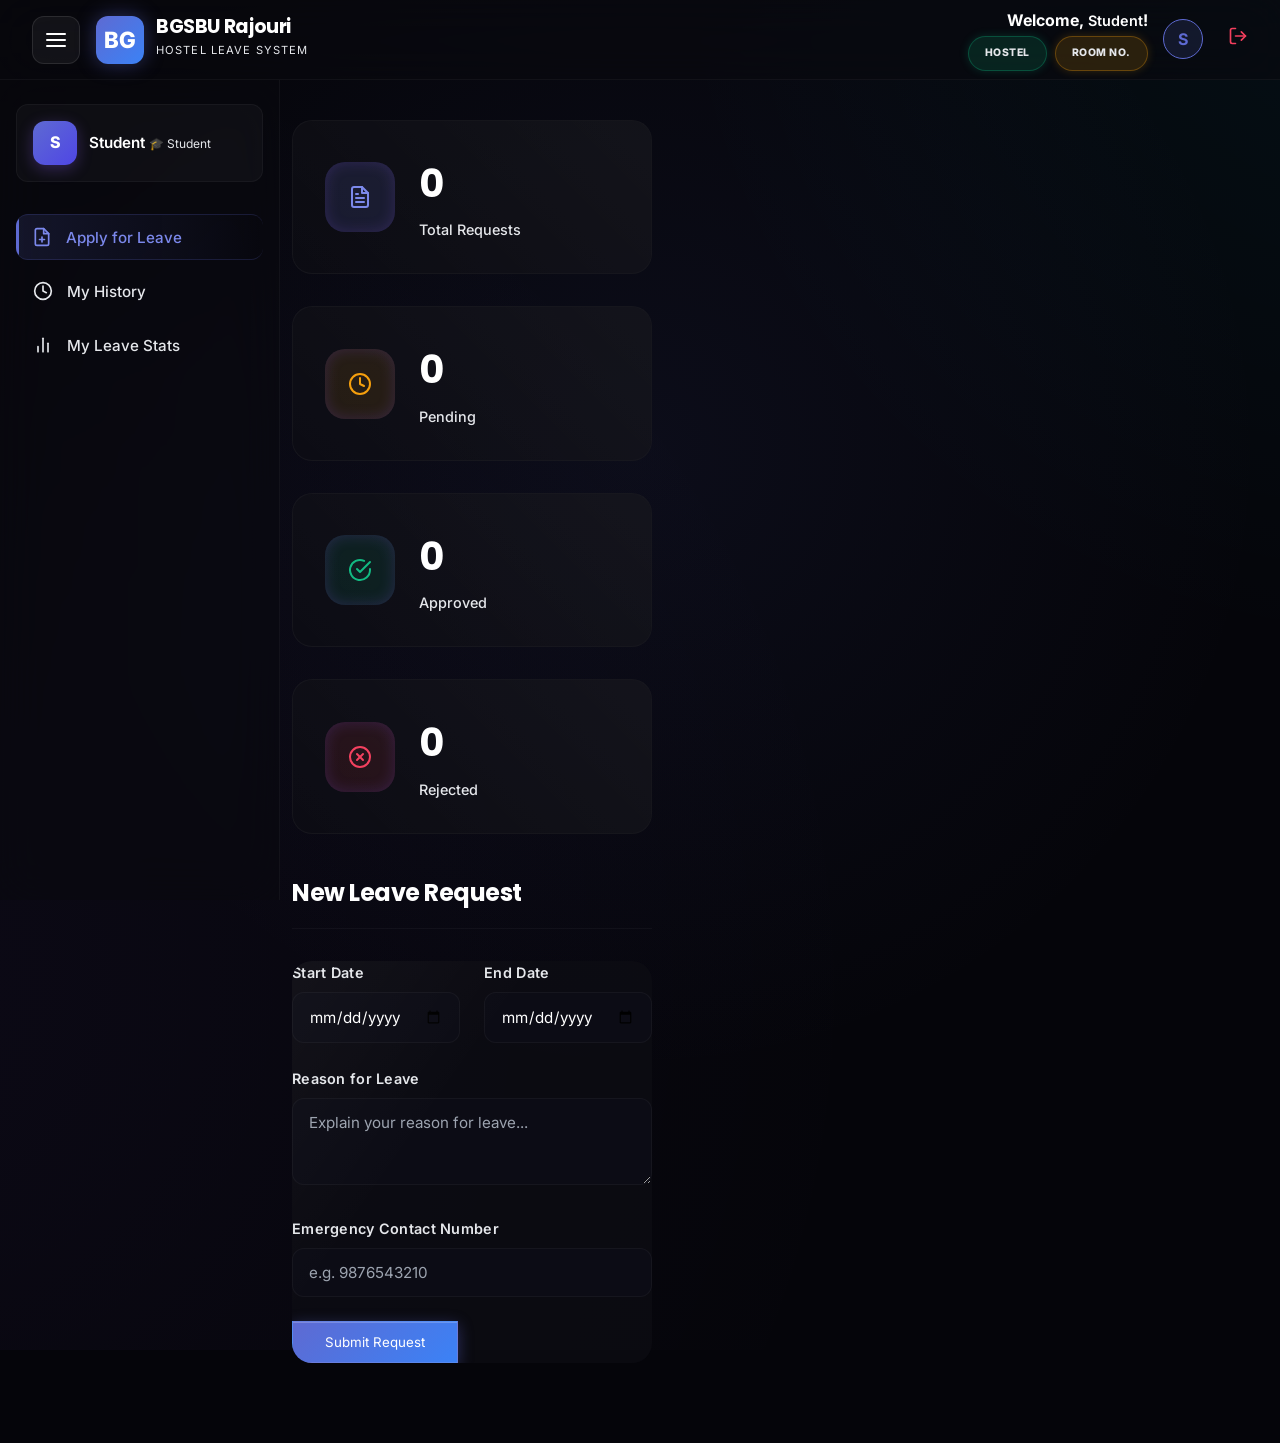
<file: frontend/student.html>
<!DOCTYPE html>
<html lang="en">

<head>
  <meta charset="UTF-8">
  <meta name="viewport" content="width=device-width, initial-scale=1.0">
  <title>Student Dashboard - BGSBU Hostel Leave System</title>
  <link rel="stylesheet" href="style.css">
</head>

<body>
  <div class="dashboard-wrapper">

    <!-- TOP NAVBAR -->
    <header class="dash-navbar">
      <button class="sidebar-toggle-btn" id="sidebar-toggle">
        <svg viewBox="0 0 24 24" fill="none" stroke="currentColor" stroke-width="2" stroke-linecap="round" stroke-linejoin="round">
          <line x1="3" y1="12" x2="21" y2="12"></line>
          <line x1="3" y1="6" x2="21" y2="6"></line>
          <line x1="3" y1="18" x2="21" y2="18"></line>
        </svg>
      </button>
      <a href="index.html" class="logo">
        <div class="logo-box">BG</div>
        <div class="logo-text">
          <h2>BGSBU Rajouri</h2>
          <span>Hostel Leave System</span>
        </div>
      </a>
      <div class="dash-navbar-spacer" style="flex-grow: 1;"></div>
      <div class="dash-user-info" style="display: flex; align-items: center; gap: 15px;">
        <div class="dash-user-name" style="text-align: right;">
          <div id="student-welcome" style="font-weight: 700; color: var(--slate-900);">Welcome, <span id="nav-username">Student</span>!</div>
          <div style="display: flex; gap: 8px; justify-content: flex-end; margin-top: 2px;">
            <small id="student-hostel-badge" class="status-pill status-approved"
              style="font-size: 0.65rem;">Hostel</small>
            <small id="student-room-badge" class="status-pill status-pending" style="font-size: 0.65rem;">Room
              No.</small>
          </div>
        </div>
        <div class="dash-user-avatar"
          style="width: 40px; height: 40px; background: var(--primary-light); color: var(--primary); border-radius: 50%; display: flex; align-items: center; justify-content: center; font-weight: 700;">
          S</div>
        <a href="#" class="btn-logout" id="logout-btn" style="color: var(--danger); margin-left: 10px;" title="Logout">
          <svg width="20" height="20" viewBox="0 0 24 24" fill="none" stroke="currentColor" stroke-width="2"
            stroke-linecap="round" stroke-linejoin="round">
            <path d="M9 21H5a2 2 0 0 1-2-2V5a2 2 0 0 1 2-2h4"></path>
            <polyline points="16 17 21 12 16 7"></polyline>
            <line x1="21" y1="12" x2="9" y2="12"></line>
          </svg>
        </a>
      </div>
    </header>

    <div class="dash-body" id="dash-body">
      <div class="sidebar-overlay" id="sidebar-overlay"></div>

      <!-- SIDEBAR -->
      <aside class="sidebar" id="sidebar">
        <div class="sidebar-profile">
          <div class="sidebar-profile-avatar" id="sb-avatar">S</div>
          <div class="sidebar-profile-text">
            <span class="sidebar-profile-name" id="sb-name">Student</span>
            <span class="sidebar-profile-role">🎓 Student</span>
          </div>
        </div>
        <nav class="sidebar-nav">
          <button class="nav-item active" data-section="apply">
            <svg width="20" height="20" viewBox="0 0 24 24" fill="none" stroke="currentColor" stroke-width="2"
              stroke-linecap="round" stroke-linejoin="round">
              <path d="M14 2H6a2 2 0 0 0-2 2v16a2 2 0 0 0 2 2h12a2 2 0 0 0 2-2V8z"></path>
              <polyline points="14 2 14 8 20 8"></polyline>
              <line x1="12" y1="18" x2="12" y2="12"></line>
              <line x1="9" y1="15" x2="15" y2="15"></line>
            </svg>
            <span class="nav-label">Apply for Leave</span>
          </button>
          <button class="nav-item" data-section="history">
            <svg width="20" height="20" viewBox="0 0 24 24" fill="none" stroke="currentColor" stroke-width="2"
              stroke-linecap="round" stroke-linejoin="round">
              <circle cx="12" cy="12" r="10"></circle>
              <polyline points="12 6 12 12 16 14"></polyline>
            </svg>
            <span class="nav-label">My History</span>
          </button>
          <button class="nav-item" data-section="analytics">
            <svg width="20" height="20" viewBox="0 0 24 24" fill="none" stroke="currentColor" stroke-width="2"
              stroke-linecap="round" stroke-linejoin="round">
              <line x1="18" y1="20" x2="18" y2="10"></line>
              <line x1="12" y1="20" x2="12" y2="4"></line>
              <line x1="6" y1="20" x2="6" y2="14"></line>
            </svg>
            <span class="nav-label">My Leave Stats</span>
          </button>

        </nav>
      </aside>

      <!-- MAIN CONTENT -->
      <main class="dash-main" id="dash-main">

        <!-- Stats Grid -->
        <div class="admin-stats">
          <div class="stat-card">
            <div class="stat-icon">
              <svg width="24" height="24" viewBox="0 0 24 24" fill="none" stroke="currentColor" stroke-width="2"
                stroke-linecap="round" stroke-linejoin="round">
                <path d="M14 2H6a2 2 0 0 0-2 2v16a2 2 0 0 0 2 2h12a2 2 0 0 0 2-2V8z"></path>
                <polyline points="14 2 14 8 20 8"></polyline>
                <line x1="16" y1="13" x2="8" y2="13"></line>
                <line x1="16" y1="17" x2="8" y2="17"></line>
                <polyline points="10 9 9 9 8 9"></polyline>
              </svg>
            </div>
            <div class="stat-info">
              <h3 id="total-requests">0</h3>
              <p>Total Requests</p>
            </div>
          </div>
          <div class="stat-card">
            <div class="stat-icon" style="background: rgba(245, 158, 11, 0.1); color: var(--warning);">
              <svg width="24" height="24" viewBox="0 0 24 24" fill="none" stroke="currentColor" stroke-width="2"
                stroke-linecap="round" stroke-linejoin="round">
                <circle cx="12" cy="12" r="10"></circle>
                <polyline points="12 6 12 12 16 14"></polyline>
              </svg>
            </div>
            <div class="stat-info">
              <h3 id="pending-count">0</h3>
              <p>Pending</p>
            </div>
          </div>
          <div class="stat-card">
            <div class="stat-icon" style="background: rgba(16, 185, 129, 0.1); color: var(--success);">
              <svg width="24" height="24" viewBox="0 0 24 24" fill="none" stroke="currentColor" stroke-width="2"
                stroke-linecap="round" stroke-linejoin="round">
                <path d="M22 11.08V12a10 10 0 1 1-5.93-9.14"></path>
                <polyline points="22 4 12 14.01 9 11.01"></polyline>
              </svg>
            </div>
            <div class="stat-info">
              <h3 id="approved-count">0</h3>
              <p>Approved</p>
            </div>
          </div>
          <div class="stat-card">
            <div class="stat-icon" style="background: rgba(239, 68, 68, 0.1); color: var(--danger);">
              <svg width="24" height="24" viewBox="0 0 24 24" fill="none" stroke="currentColor" stroke-width="2"
                stroke-linecap="round" stroke-linejoin="round">
                <circle cx="12" cy="12" r="10"></circle>
                <line x1="15" y1="9" x2="9" y2="15"></line>
                <line x1="9" y1="9" x2="15" y2="15"></line>
              </svg>
            </div>
            <div class="stat-info">
              <h3 id="rejected-count">0</h3>
              <p>Rejected</p>
            </div>
          </div>
        </div>

        <!-- SECTION: Apply for Leave -->
        <div class="content-section active-section" id="section-apply">
          <div class="section-header">
            <h2>New Leave Request</h2>
          </div>
          <form id="leave-request-form" class="auth-card"
            style="max-width: 100%; box-shadow: none; border: none; padding: 0;">
            <div style="display: grid; grid-template-columns: 1fr 1fr; gap: 24px;">
              <div class="form-group">
                <label for="start-date">Start Date</label>
                <input type="date" id="start-date" class="form-input" required>
              </div>
              <div class="form-group">
                <label for="end-date">End Date</label>
                <input type="date" id="end-date" class="form-input" required>
              </div>
            </div>
            <div class="form-group">
              <label for="reason">Reason for Leave</label>
              <textarea id="reason" class="form-input" rows="3" placeholder="Explain your reason for leave..."
                required></textarea>
            </div>
            <div class="form-group">
              <label for="emergency-contact">Emergency Contact Number</label>
              <input type="tel" id="emergency-contact" class="form-input" placeholder="e.g. 9876543210" required>
            </div>
            <button type="submit" class="btn-primary" style="width: auto; padding: 12px 32px;">Submit Request</button>
          </form>
        </div>

        <!-- SECTION: History -->
        <div class="content-section" id="section-history" style="display: none;">
          <div class="section-header">
            <h2>My Leave History</h2>
            <div class="section-actions" style="display: flex; gap: 10px; align-items: center;">
              <select id="student-visibility-filter" class="form-input"
                style="width: auto; appearance: auto; padding: 6px 32px 6px 12px;">
                <option value="active">Active Requests</option>
                <option value="hidden">Deleted / History</option>
              </select>
            </div>
          </div>
          <div class="students-table-container">
            <table class="students-table">
              <thead>
                <tr>
                  <th style="width: 50px;"><input type="checkbox" id="student-select-all-leaves"></th>
                  <th>Duration</th>
                  <th>Reason</th>
                  <th>Status</th>
                  <th>Remarks</th>
                  <th>Submitted</th>
                  <th>Actions</th>
                </tr>
              </thead>
              <tbody id="history-table-body">
                <tr>
                  <td colspan="7" style="text-align:center; padding:40px; color:var(--slate-400);">Loading history...
                  </td>
                </tr>
              </tbody>
            </table>
          </div>
          <div style="margin-top: 16px;">
            <button id="student-bulk-delete" class="btn-delete"
              style="display:none; color: var(--danger); font-weight: 600;">Delete Selected</button>
          </div>
        </div>


        <!-- SECTION: My Leave Stats (Analytics) -->
        <div class="content-section" id="section-analytics" style="display: none;">
          <div class="section-header">
            <h2>📊 My Leave Statistics</h2>
          </div>

          <!-- Period Selector -->
          <div class="analytics-controls" style="margin-bottom:24px;">
            <div class="analytics-period-group">
              <label style="font-weight:600;color:var(--text-main);margin-bottom:8px;display:block;">Select Period to Analyse</label>
              <div class="period-pills" id="student-period-pills">
                <button class="period-pill active" data-months="1">1 Month</button>
                <button class="period-pill" data-months="2">2 Months</button>
                <button class="period-pill" data-months="3">3 Months</button>
                <button class="period-pill" data-months="4">4 Months</button>
                <button class="period-pill" data-months="5">5 Months</button>
                <button class="period-pill" data-months="6">6 Months</button>
              </div>
            </div>
          </div>

          <!-- Student Personal Summary Cards -->
          <div class="analytics-summary-strip" id="student-analytics-summary">
            <div class="analytics-summary-card">
              <div class="asm-icon">📋</div>
              <div class="asm-info">
                <div class="asm-value" id="student-asm-leaves">0</div>
                <div class="asm-label">Leaves Taken</div>
              </div>
            </div>
            <div class="analytics-summary-card">
              <div class="asm-icon">📅</div>
              <div class="asm-info">
                <div class="asm-value" id="student-asm-days">0</div>
                <div class="asm-label">Total Days Away</div>
              </div>
            </div>
            <div class="analytics-summary-card">
              <div class="asm-icon">✅</div>
              <div class="asm-info">
                <div class="asm-value" id="student-asm-approved">0</div>
                <div class="asm-label">Approved</div>
              </div>
            </div>
            <div class="analytics-summary-card">
              <div class="asm-icon">📆</div>
              <div class="asm-info">
                <div class="asm-value" id="student-asm-period">—</div>
                <div class="asm-label">Period</div>
              </div>
            </div>
          </div>

          <!-- Individual Leave Breakdown -->
          <div class="admin-section" style="margin-top:24px;">
            <div class="section-header" style="margin-bottom:16px;">
              <h2>Leave Breakdown</h2>
            </div>
            <div id="student-analytics-results">
              <div class="analytics-empty-state">
                <div style="font-size:2.5rem;margin-bottom:10px;">📊</div>
                <p style="color:var(--text-muted);">No approved leave records found for this period.</p>
              </div>
            </div>
          </div>
        </div>


      </main>
    </div>
  </div>

  <!-- LEAVE DETAILS MODAL -->
  <div id="leave-details-modal" class="modal">
    <div class="modal-content" style="max-width:600px;">
      <div class="modal-header">
        <h3>Leave Request Details</h3>
        <span class="modal-close" data-modal="leave-details-modal" onclick="closeModal('leave-details-modal')">&times;</span>
      </div>
      <div class="modal-body">
        <div class="modal-detail-grid">
          <div class="detail-item">
            <span class="detail-label">Student Name</span>
            <span class="detail-value" id="detail-student-name"></span>
          </div>
          <div class="detail-item">
            <span class="detail-label">Student ID</span>
            <span class="detail-value" id="detail-id"></span>
          </div>
          <div class="detail-item">
            <span class="detail-label">Hostel & Room</span>
            <span class="detail-value" id="detail-room"></span>
          </div>
          <div class="detail-item">
            <span class="detail-label">Status</span>
            <span id="detail-status"></span>
          </div>
          <div class="detail-item">
            <span class="detail-label">From Date</span>
            <span class="detail-value" id="detail-start"></span>
          </div>
          <div class="detail-item">
            <span class="detail-label">To Date</span>
            <span class="detail-value" id="detail-end"></span>
          </div>
          <div class="detail-item">
            <span class="detail-label">Emergency Contact</span>
            <span class="detail-value" id="detail-emergency"></span>
          </div>
          <div class="detail-item">
            <span class="detail-label">Parent Contact</span>
            <span class="detail-value" id="detail-parent"></span>
          </div>
        </div>

        <div style="margin-bottom:20px;">
          <div class="detail-section-title">
            <span>📝</span> Reason for Leave
          </div>
          <div id="detail-reason" class="detail-text-box"></div>
        </div>

        <div>
          <div class="detail-section-title">
            <span>💬</span> Warden Remarks
          </div>
          <div id="detail-remarks" class="detail-text-box"></div>
        </div>
        <div class="modal-actions" style="margin-top:20px;">
          <button type="button" class="btn btn-secondary modal-cancel" data-modal="leave-details-modal" onclick="closeModal('leave-details-modal')">Close</button>
        </div>
      </div>
    </div>
  </div>

  <script src="script.js?v=12"></script>
</body>

</html>
</file>
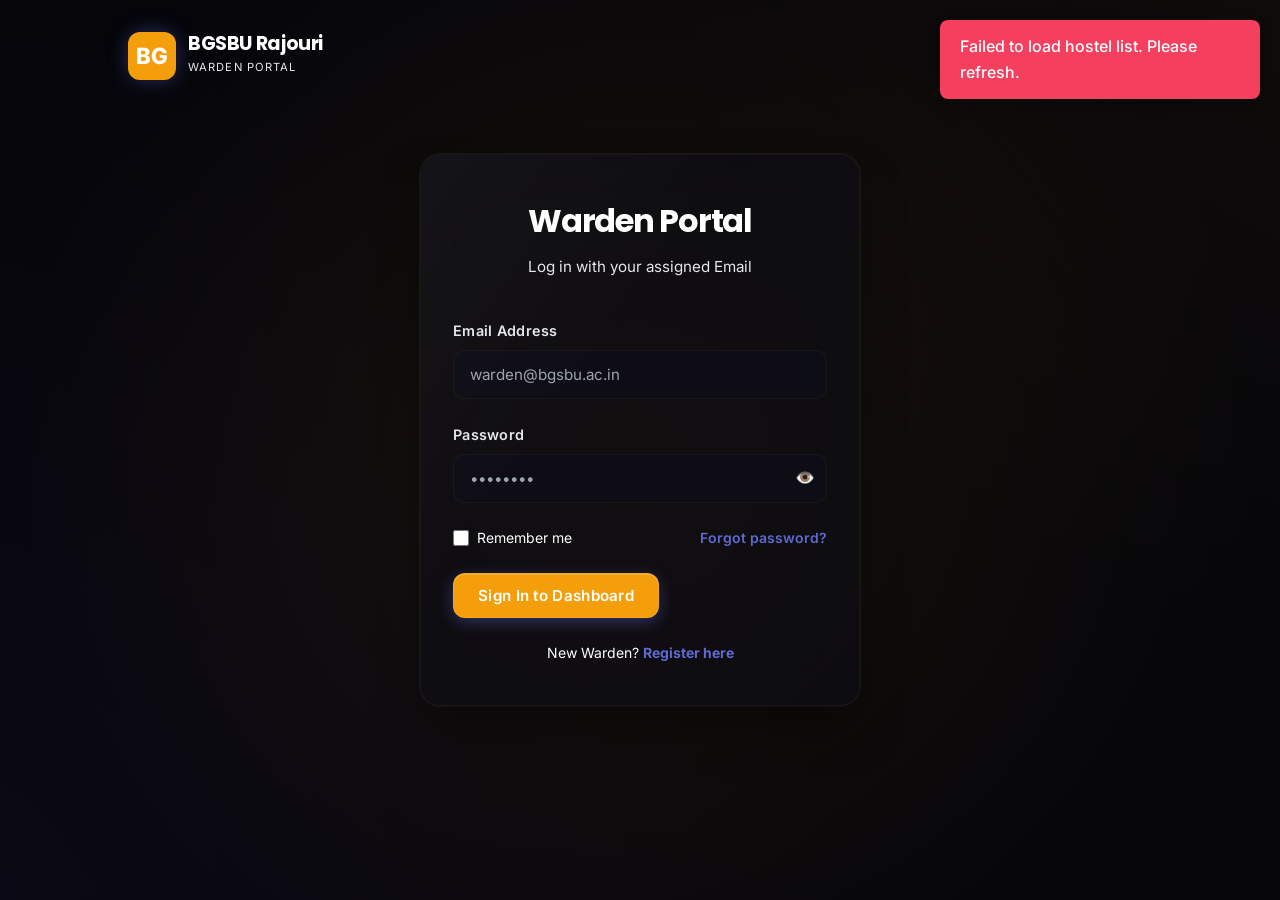
<file: frontend/warden-login.html>
<!DOCTYPE html>
<html lang="en">

<head>
    <meta charset="UTF-8">
    <meta name="viewport" content="width=device-width, initial-scale=1.0">
    <title>Warden Portal - BGSBU Rajouri</title>
    <link rel="stylesheet" href="style.css">
</head>

<body class="warden-portal-bg">

    <!-- ================= NAVBAR ================= -->
    <header class="navbar">
        <div class="logo">
            <div class="logo-box" style="background: var(--warning);">BG</div>
            <div class="logo-text">
                <h2>BGSBU Rajouri</h2>
                <span>WARDEN PORTAL</span>
            </div>
        </div>
        <nav class="nav-links">
            <a href="index.html">Home</a>
            <a href="warden-login.html" class="active">Warden Login</a>
        </nav>
    </header>

    <!-- ================= AUTH CONTAINER ================= -->
    <section class="auth-container">

        <!-- ===== SIGN IN ===== -->
        <div class="auth-card" id="login-container">
            <div class="auth-header">
                <h1>Warden Portal</h1>
                <p>Log in with your assigned Email</p>
            </div>

            <form id="login-form" onsubmit="event.preventDefault(); handleLogin(event);">
                <input type="hidden" id="login-role" value="warden">
                
                <div class="form-group">
                    <label for="username">Email Address</label>
                    <input type="email" id="username" name="username" class="form-input" placeholder="warden@bgsbu.ac.in" required>
                </div>

                <div class="form-group relative">
                    <label for="password">Password</label>
                    <div style="position: relative;">
                        <input type="password" id="password" name="password" class="form-input" placeholder="••••••••" required style="padding-right: 40px;">
                        <span class="password-toggle" onclick="togglePasswordVisibility('password')" style="position: absolute; right: 12px; top: 50%; transform: translateY(-50%); cursor: pointer; color: var(--slate-400);">👁️</span>
                    </div>
                </div>

                <div style="display: flex; justify-content: space-between; align-items: center; margin-bottom: 24px; font-size: 0.875rem;">
                    <label style="display: flex; align-items: center; gap: 8px; cursor: pointer;">
                        <input type="checkbox" name="remember" style="width: 16px; height: 16px; accent-color: var(--primary);">
                        Remember me
                    </label>
                    <a href="#" style="color: var(--primary); font-weight: 600; text-decoration: none;" onclick="toggleForm('forgot-password-container')">Forgot password?</a>
                </div>

                <button type="submit" class="btn btn-primary" style="background: var(--warning);">Sign In to Dashboard</button>

                <p style="text-align: center; margin-top: 24px; font-size: 0.875rem; color: var(--slate-500);">
                    New Warden? <a href="#" style="color: var(--primary); font-weight: 700; text-decoration: none;" onclick="toggleForm('register-container')">Register here</a>
                </p>
            </form>
        </div>

        <!-- ===== SIGN UP ===== -->
        <div class="auth-card" id="register-container" style="display: none; max-width: 560px;">
            <div class="auth-header">
                <h1>Warden Registration</h1>
                <p>Register to manage your assigned hostel</p>
            </div>

            <form id="register-form" onsubmit="event.preventDefault(); handleRegister(event);">
                <input type="hidden" id="reg-role" value="warden">
                
                <div style="display: grid; grid-template-columns: 1fr 1fr; gap: 16px;">
                    <div class="form-group">
                        <label for="reg-name">Full Name</label>
                        <input type="text" id="reg-name" class="form-input" placeholder="Enter name">
                        <span class="field-error" id="err-reg-name"></span>
                    </div>
                    <div class="form-group">
                        <label for="reg-email">Email Address</label>
                        <input type="email" id="reg-email" class="form-input" placeholder="you@bgsbu.ac.in">
                        <span class="field-error" id="err-reg-email"></span>
                    </div>
                </div>

                <div id="warden-reg-fields">
                    <div class="form-group">
                        <label for="reg-warden-hostel">Hostel Assignment</label>
                        <select id="reg-warden-hostel" class="form-input" style="appearance: auto;">
                            <option value="">Select Hostel</option>
                        </select>
                        <span class="field-error" id="err-reg-warden-hostel"></span>
                    </div>
                    <div class="form-group">
                        <label for="reg-warden-phone">Contact Number</label>
                        <input type="tel" id="reg-warden-phone" class="form-input" placeholder="10-digit number">
                        <span class="field-error" id="err-reg-warden-phone"></span>
                    </div>
                </div>

                <div class="form-group">
                    <label for="reg-password">Security Password</label>
                    <div style="position: relative;">
                        <input type="password" id="reg-password" class="form-input" placeholder="Min. 6 characters">
                        <span class="password-toggle" onclick="togglePasswordVisibility('reg-password')" style="position: absolute; right: 12px; top: 50%; transform: translateY(-50%); cursor: pointer; color: var(--slate-400);">👁️</span>
                    </div>
                    <span class="field-error" id="err-reg-password"></span>
                </div>

                <div id="reg-success-banner" style="display: none; align-items: center; gap: 12px; background: rgba(16, 185, 129, 0.1); border: 1px solid var(--success); padding: 12px; border-radius: 8px; margin-bottom: 20px; color: var(--success); font-weight: 500;">
                    <span id="reg-success-msg"></span>
                </div>

                <button type="submit" class="btn btn-primary" id="reg-submit-btn" style="background: var(--warning);">Register Account</button>

                <p style="text-align: center; margin-top: 24px; font-size: 0.875rem; color: var(--slate-500);">
                    Already registered? <a href="#" style="color: var(--primary); font-weight: 700; text-decoration: none;" onclick="toggleForm('login-container')">Sign In</a>
                </p>
            </form>
        </div>

        <!-- ===== FORGOT PASSWORD & OTP ===== -->
        <div class="auth-card" id="forgot-password-container" style="display: none;">
            <div class="auth-header">
                <h1>Reset Password</h1>
                <p>We'll send a code to your email</p>
            </div>
            <form id="forgot-password-form" onsubmit="event.preventDefault(); handleForgotPassword(event);">
                <div class="form-group">
                    <label for="forgot-email">Email Address</label>
                    <input type="email" id="forgot-email" class="form-input" placeholder="you@bgsbu.ac.in" required>
                </div>
                <button type="submit" class="btn btn-primary" style="background: var(--warning);">Send Reset Code</button>
                <p style="text-align: center; margin-top: 24px; font-size: 0.875rem; color: var(--slate-500);">
                    Remembered it? <a href="#" style="color: var(--primary); font-weight: 700; text-decoration: none;" onclick="toggleForm('login-container')">Back to Sign In</a>
                </p>
            </form>
        </div>

        <div class="auth-card" id="otp-container" style="display: none;">
            <div class="auth-header">
                <h1>Verify Code</h1>
                <p id="otp-message">Enter the 6-digit code sent to your email</p>
            </div>
            <form id="otp-form" onsubmit="event.preventDefault(); handleVerifyOTP(event);">
                <input type="hidden" id="otp-email-hidden">
                <input type="hidden" id="otp-context" value="verify">
                <div class="form-group">
                    <label for="otp-code">Verification Code</label>
                    <input type="text" id="otp-code" class="form-input" maxlength="6" required style="letter-spacing: 12px; font-size: 1.5rem; text-align: center; font-weight: 700;">
                </div>
                <div class="form-group" id="reset-password-group" style="display: none;">
                    <label for="reset-new-password">New Security Password</label>
                    <div style="position: relative;">
                        <input type="password" id="reset-new-password" class="form-input" placeholder="Enter new password">
                        <span class="password-toggle" onclick="togglePasswordVisibility('reset-new-password')" style="position: absolute; right: 12px; top: 50%; transform: translateY(-50%); cursor: pointer; color: var(--slate-400);">👁️</span>
                    </div>
                </div>
                <button type="submit" class="btn btn-primary" id="otp-submit-btn" style="background: var(--warning);">Verify Account</button>
                <div style="text-align: center; margin-top: 24px; font-size: 0.875rem; color: var(--slate-500);">
                    <p>Didn't receive code? <a href="#" style="color: var(--primary); font-weight: 700; text-decoration: none;" onclick="handleResendOTP()">Resend Now</a></p>
                    <p style="margin-top: 12px;"><a href="#" style="color: var(--slate-400); text-decoration: none;" onclick="toggleForm('login-container')">← Back to Login</a></p>
                </div>
            </form>
        </div>

    </section>

    <script src="script.js?v=10"></script>
    <script>
        function togglePasswordVisibility(inputId) {
            const input = document.getElementById(inputId);
            if (input.type === 'password') {
                input.type = 'text';
            } else {
                input.type = 'password';
            }
        }
        
    </script>
</body>
</html>
</file>
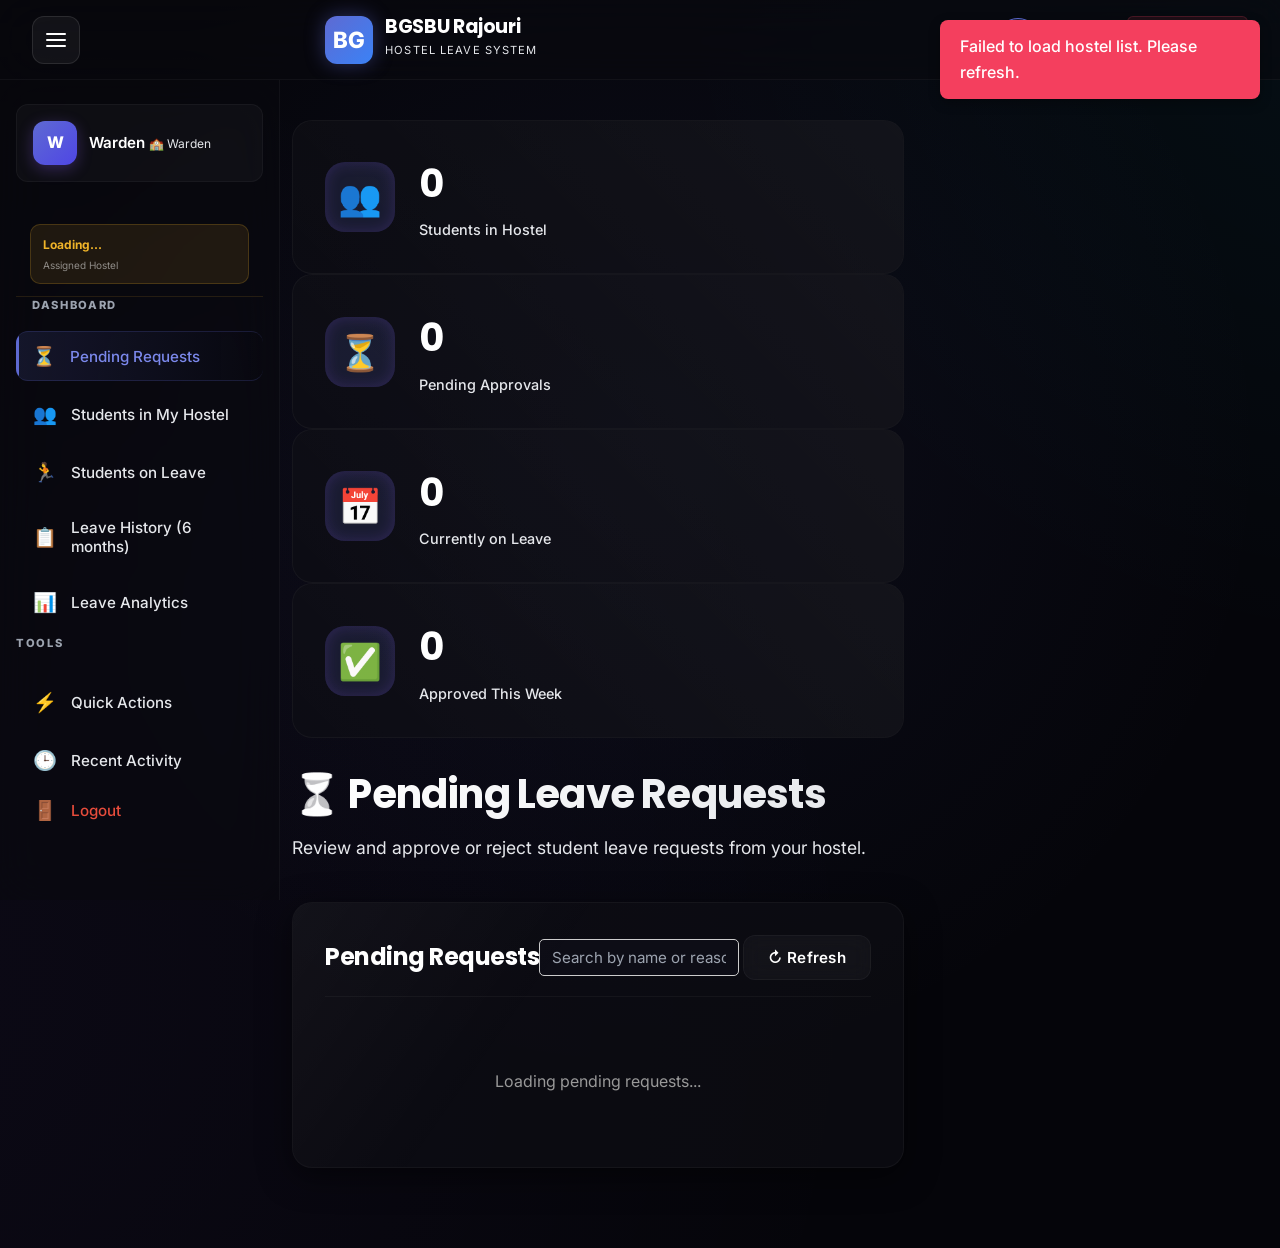
<file: frontend/warden.html>
<!DOCTYPE html>
<html lang="en">

<head>
  <meta charset="UTF-8">
  <meta name="viewport" content="width=device-width, initial-scale=1.0">
  <title>Warden Dashboard - BGSBU Rajouri Hostel Leave System</title>
  <meta name="description" content="Warden dashboard for BGSBU Rajouri Hostel Leave Management System.">
  <link rel="stylesheet" href="style.css">
</head>

<body>
  <div class="dashboard-wrapper">

    <!-- TOP NAVBAR -->
    <header class="dash-navbar">
      <button class="sidebar-toggle-btn" id="sidebar-toggle">
        <svg viewBox="0 0 24 24" fill="none" stroke="currentColor" stroke-width="2" stroke-linecap="round"
          stroke-linejoin="round">
          <line x1="3" y1="12" x2="21" y2="12"></line>
          <line x1="3" y1="6" x2="21" y2="6"></line>
          <line x1="3" y1="18" x2="21" y2="18"></line>
        </svg>
      </button>
      <a href="index.html" class="logo">
        <div class="logo-box">BG</div>
        <div class="logo-text">
          <h2>BGSBU Rajouri</h2><span>Hostel Leave System</span>
        </div>
      </a>
      <div class="dash-navbar-spacer"></div>
      <div class="dash-user-info">
        <div class="dash-user-avatar" id="nav-avatar">W</div>
        <div class="dash-user-name"><span id="nav-username">Warden</span><small>Warden</small></div>
        <a href="#" class="dash-logout-btn" id="warden-logout-btn"><span>🚪</span><span>Logout</span></a>
      </div>
    </header>

    <div class="dash-body" id="dash-body">
      <div class="sidebar-overlay" id="sidebar-overlay"></div>

      <!-- SIDEBAR -->
      <aside class="sidebar" id="sidebar">
        <div class="sidebar-profile">
          <div class="sidebar-profile-avatar" id="sb-avatar">W</div>
          <div class="sidebar-profile-text">
            <span class="sidebar-profile-name" id="sb-name">Warden</span>
            <span class="sidebar-profile-role">🏫 Warden</span>
          </div>
        </div>

        <!-- Hostel badge -->
        <div style="padding:10px 14px 12px;border-bottom:1px solid rgba(240,180,41,0.12);">
          <div
            style="background:rgba(240,180,41,0.1);border:1px solid rgba(240,180,41,0.2);border-radius:10px;padding:10px 12px;overflow:hidden;">
            <div style="color:#f0b429;font-size:12px;font-weight:700;" id="sb-hostel-name">Loading...</div>
            <div style="color:rgba(255,255,255,0.5);font-size:10px;margin-top:3px;">Assigned Hostel</div>
          </div>
        </div>

        <div class="sidebar-section-label">Dashboard</div>
        <nav class="sidebar-nav">
          <button class="nav-item active" data-section="pending-requests" data-tooltip="Pending Requests">
            <span class="nav-icon">⏳</span>
            <span class="nav-label">Pending Requests</span>
            <span class="nav-badge" id="sb-pending-badge" style="display:none;">0</span>
          </button>
          <button class="nav-item" data-section="hostel-students" data-tooltip="Students in Hostel">
            <span class="nav-icon">👥</span><span class="nav-label">Students in My Hostel</span>
          </button>
          <button class="nav-item" data-section="students-on-leave" data-tooltip="Students on Leave">
            <span class="nav-icon">🏃</span><span class="nav-label">Students on Leave</span>
          </button>
          <button class="nav-item" data-section="leave-history" data-tooltip="Leave History">
            <span class="nav-icon">📋</span><span class="nav-label">Leave History (6 months)</span>
          </button>
          <button class="nav-item" data-section="leave-analytics" data-tooltip="Leave Analytics">
            <span class="nav-icon">📊</span><span class="nav-label">Leave Analytics</span>
          </button>


          <div class="sidebar-section-label" style="padding-left:0;">Tools</div>
          <button class="nav-item" data-section="quick-actions" data-tooltip="Quick Actions">
            <span class="nav-icon">⚡</span><span class="nav-label">Quick Actions</span>
          </button>
          <button class="nav-item" data-section="recent-activity" data-tooltip="Recent Activity">
            <span class="nav-icon">🕒</span><span class="nav-label">Recent Activity</span>
          </button>
        </nav>

        <div class="sidebar-bottom">
          <button class="nav-item" id="sb-logout-btn" data-tooltip="Logout" style="color:#e74c3c;">
            <span class="nav-icon">🚪</span><span class="nav-label">Logout</span>
          </button>
        </div>
      </aside>

      <!-- MAIN CONTENT -->
      <main class="dash-main" id="dash-main">

        <!-- Stats always visible -->
        <div class="warden-stats" style="margin-bottom:24px;">
          <div class="stat-card">
            <div class="stat-icon">👥</div>
            <div class="stat-info">
              <h3 id="hostel-students">0</h3>
              <p>Students in Hostel</p>
            </div>
          </div>
          <div class="stat-card">
            <div class="stat-icon">⏳</div>
            <div class="stat-info">
              <h3 id="warden-pending">0</h3>
              <p>Pending Approvals</p>
            </div>
          </div>
          <div class="stat-card">
            <div class="stat-icon">📅</div>
            <div class="stat-info">
              <h3 id="current-leaves">0</h3>
              <p>Currently on Leave</p>
            </div>
          </div>
          <div class="stat-card">
            <div class="stat-icon">✅</div>
            <div class="stat-info">
              <h3 id="warden-approved">0</h3>
              <p>Approved This Week</p>
            </div>
          </div>
        </div>

        <!-- === SECTION: Pending Requests === -->
        <div class="content-section active-section" id="section-pending-requests">
          <div class="section-page-title">
            <h1>⏳ Pending Leave Requests</h1>
            <p>Review and approve or reject student leave requests from your hostel.</p>
          </div>

          <div class="admin-section">
            <div class="section-header">
              <h2>Pending Requests</h2>
              <div class="section-actions">
                <input type="text" id="warden-pending-search" placeholder="Search by name or reason..."
                  style="padding:8px 12px;border:1px solid #ccc;border-radius:5px;width:200px;">
                <button class="btn btn-secondary" id="refresh-warden-requests">↻ Refresh</button>
              </div>
            </div>
            <div class="requests-list" id="warden-pending-requests-list">
              <p style="text-align:center;padding:40px;color:#999">Loading pending requests...</p>
            </div>
          </div>
        </div>

        <!-- === SECTION: Students in Hostel === -->
        <div class="content-section" id="section-hostel-students">
          <div class="section-page-title">
            <h1>👥 Students in My Hostel</h1>
            <p>All students currently assigned to your hostel.</p>
          </div>
          <div class="admin-section">
            <div class="section-header">
              <h2>Hostel Students</h2>
            </div>
            <div class="search-filter">
              <input type="text" id="warden-student-search" placeholder="Search students by name or ID...">
            </div>
            <div class="students-table-container">
              <table class="students-table" id="warden-students-table">
                <thead>
                  <tr>
                    <th>Student ID</th>
                    <th>Name</th>
                    <th>Email</th>
                    <th>Department</th>
                    <th>Course</th>
                    <th>Hostel</th>
                    <th>Parent's Phone</th>
                    <th>Room No.</th>
                    <th>Status</th>
                    <th>Actions</th>
                  </tr>
                </thead>
                <tbody id="warden-students-table-body">
                  <tr>
                    <td colspan="7" style="text-align:center;padding:20px;color:#999;">Loading students...</td>
                  </tr>
                </tbody>
              </table>
            </div>
          </div>
        </div>

        <!-- === SECTION: Students on Leave === -->
        <div class="content-section" id="section-students-on-leave">
          <div class="section-page-title">
            <h1>🏃 Students Currently on Leave</h1>
            <p>Students from your hostel who are currently on approved leave.</p>
          </div>
          <div class="admin-section">
            <div class="section-header">
              <h2>Currently on Leave</h2>
              <div class="section-actions">
                <input type="text" id="warden-active-search" placeholder="Search by name..."
                  style="padding:8px 12px;border:1px solid #ccc;border-radius:5px;width:200px;">
              </div>
            </div>
            <div class="current-leaves-list" id="warden-current-leaves-list">
              <p style="text-align:center;padding:20px;color:#999">No students currently on leave</p>
            </div>
          </div>
        </div>

        <!-- === SECTION: Leave History === -->
        <div class="content-section" id="section-leave-history">
          <div class="section-page-title">
            <h1>📋 Leave History</h1>
            <p>Complete leave records for your hostel over the last 6 months.</p>
          </div>
          <div class="admin-section">
            <div class="section-header">
              <h2>Leave History (Last 6 Months)</h2>
              <div class="section-actions">
                <button class="btn btn-danger" id="warden-bulk-delete" style="display:none;">Delete Selected</button>
              </div>
            </div>
            <div class="search-filter" style="margin-bottom:20px;display:flex;flex-wrap:wrap;gap:10px;">
              <input type="text" id="warden-leave-search" placeholder="Search by name or ID..."
                style="flex:2;min-width:200px;">
              <select id="warden-leave-status-filter" style="flex:1;min-width:120px;">
                <option value="all">All Status</option>
                <option value="approved">Approved</option>
                <option value="rejected">Rejected</option>
              </select>
              <select id="warden-visibility-filter" style="flex:1;min-width:120px;">
                <option value="active">Active Records</option>
                <option value="hidden">Hidden Records</option>
              </select>
              <input type="date" id="warden-leave-date-filter" style="flex:1;min-width:150px;">
            </div>
            <div class="students-table-container">
              <table class="students-table">
                <thead>
                  <tr>
                    <th><input type="checkbox" id="warden-select-all-leaves"></th>
                    <th>Student</th>
                    <th>Department</th>
                    <th>Course</th>
                    <th>Hostel</th>
                    <th>Room</th>
                    <th>Duration</th>
                    <th>Reason</th>
                    <th>Status</th>
                    <th>Approved By</th>
                    <th>Reviewed At</th>
                    <th>Actions</th>
                  </tr>
                </thead>
                <tbody id="warden-history-body">
                  <tr>
                    <td colspan="12" style="text-align:center;padding:20px;color:var(--text-muted);">Loading history...
                    </td>
                  </tr>
                </tbody>
              </table>
            </div>
          </div>
        </div>

        <!-- === SECTION: Leave Analytics === -->
        <div class="content-section" id="section-leave-analytics">
          <div class="section-page-title">
            <h1>📊 Leave Analytics</h1>
            <p>Search and analyze leave records for students in your hostel over 1 to 6 months.</p>
          </div>
          <div class="admin-section">
            <!-- Analytics Controls -->
            <div class="analytics-controls">
              <div class="analytics-period-group">
                <label style="font-weight:600;color:var(--text-main);margin-bottom:8px;display:block;">Select Period</label>
                <div class="period-pills" id="warden-period-pills">
                  <button class="period-pill active" data-months="1">1 Month</button>
                  <button class="period-pill" data-months="2">2 Months</button>
                  <button class="period-pill" data-months="3">3 Months</button>
                  <button class="period-pill" data-months="4">4 Months</button>
                  <button class="period-pill" data-months="5">5 Months</button>
                  <button class="period-pill" data-months="6">6 Months</button>
                </div>
              </div>
              <div class="analytics-search-group">
                <label style="font-weight:600;color:var(--text-main);margin-bottom:8px;display:block;">Search Student</label>
                <div style="display:flex;gap:10px;align-items:center;">
                  <input type="text" id="warden-analytics-search" class="form-input" placeholder="Search by name or student ID..." style="flex:1;min-width:220px;">
                  <button class="btn btn-primary" id="warden-analytics-search-btn">🔍 Search</button>
                  <button class="btn btn-secondary" id="warden-analytics-clear-btn">✕ Clear</button>
                </div>
              </div>
            </div>

            <!-- Summary Cards -->
            <div class="analytics-summary-strip" id="warden-analytics-summary" style="display:none;">
              <div class="analytics-summary-card">
                <div class="asm-icon">👥</div>
                <div class="asm-info">
                  <div class="asm-value" id="warden-asm-students">0</div>
                  <div class="asm-label">Students Found</div>
                </div>
              </div>
              <div class="analytics-summary-card">
                <div class="asm-icon">📋</div>
                <div class="asm-info">
                  <div class="asm-value" id="warden-asm-leaves">0</div>
                  <div class="asm-label">Total Leaves</div>
                </div>
              </div>
              <div class="analytics-summary-card">
                <div class="asm-icon">📅</div>
                <div class="asm-info">
                  <div class="asm-value" id="warden-asm-days">0</div>
                  <div class="asm-label">Total Days Away</div>
                </div>
              </div>
              <div class="analytics-summary-card">
                <div class="asm-icon">📆</div>
                <div class="asm-info">
                  <div class="asm-value" id="warden-asm-period">—</div>
                  <div class="asm-label">Period</div>
                </div>
              </div>
            </div>

            <!-- Results -->
            <div id="warden-analytics-results">
              <div class="analytics-empty-state">
                <div style="font-size:3rem;margin-bottom:12px;">📊</div>
                <p style="color:var(--text-muted);font-size:1rem;">Select a period and click Search to view leave analytics.</p>
              </div>
            </div>
          </div>
        </div>

        <!-- === SECTION: Quick Actions === -->
        <div class="content-section" id="section-quick-actions">
          <div class="section-page-title">
            <h1>⚡ Quick Actions</h1>
            <p>Perform common warden tasks with a single click.</p>
          </div>
          <div class="admin-section">
            <div class="section-header">
              <h2>Quick Actions</h2>
            </div>
            <div class="quick-actions-grid">
              <button class="quick-action-btn" id="bulk-approve">
                <div class="action-icon">✅</div>
                <div class="action-text">
                  <h4>Bulk Approve</h4>
                  <p>Approve multiple requests</p>
                </div>
              </button>
              <button class="quick-action-btn" id="emergency-leave">
                <div class="action-icon">🚨</div>
                <div class="action-text">
                  <h4>Emergency Leave</h4>
                  <p>Grant immediate leave</p>
                </div>
              </button>
              <button class="quick-action-btn" id="extend-leave">
                <div class="action-icon">📅</div>
                <div class="action-text">
                  <h4>Extend Leave</h4>
                  <p>Modify existing leave</p>
                </div>
              </button>
              <button class="quick-action-btn" id="contact-student">
                <div class="action-icon">📞</div>
                <div class="action-text">
                  <h4>Contact Student</h4>
                  <p>Reach out directly</p>
                </div>
              </button>
              <button class="quick-action-btn" id="leave-history-btn">
                <div class="action-icon">📊</div>
                <div class="action-text">
                  <h4>Leave History</h4>
                  <p>View past records</p>
                </div>
              </button>

            </div>
          </div>
        </div>



        <!-- === SECTION: Recent Activity === -->
        <div class="content-section" id="section-recent-activity">
          <div class="section-page-title">
            <h1>🕒 Recent Activity</h1>
            <p>Latest actions and events in your hostel.</p>
          </div>
          <div class="admin-section">
            <div class="section-header">
              <h2>Activity Log</h2>
              <button class="btn btn-secondary" id="view-full-log">View Full Log</button>
            </div>
            <div class="activity-log" id="warden-activity-log">
              <p style="text-align:center;padding:20px;color:#999">No recent activity</p>
            </div>
          </div>
        </div>

      </main>
    </div>
  </div>

  <!-- ==================== MODALS ==================== -->

  <!-- Contact Modal -->
  <div id="contact-modal" class="modal">
    <div class="modal-content">
      <div class="modal-header">
        <h3>Contact Student</h3>
        <span class="modal-close" data-modal="contact-modal">&times;</span>
      </div>
      <div class="modal-body">
        <div id="contact-student-info"></div>
        <form id="contact-form" onsubmit="event.preventDefault()">
          <div class="form-group">
            <label for="contact-method">Contact Method</label>
            <select id="contact-method" required>
              <option value="call">Phone Call</option>
              <option value="message">SMS Message</option>
              <option value="email">Email</option>
            </select>
          </div>
          <div class="form-group">
            <label for="contact-message">Message</label>
            <textarea id="contact-message" rows="4" placeholder="Enter your message..." required></textarea>
          </div>
          <div class="modal-actions">
            <button type="button" class="btn btn-secondary" id="cancel-contact">Cancel</button>
            <button type="submit" class="btn btn-primary">Send Message</button>
          </div>
        </form>
      </div>
    </div>
  </div>

  <!-- Bulk Approve Modal -->
  <div id="bulk-approve-modal" class="modal">
    <div class="modal-content">
      <div class="modal-header">
        <h3>Bulk Approve Requests</h3>
        <span class="modal-close" data-modal="bulk-approve-modal">&times;</span>
      </div>
      <div class="modal-body">
        <p>Select the requests you want to approve:</p>
        <div id="bulk-requests-list"></div>
        <div class="modal-actions">
          <button type="button" class="btn btn-secondary" id="cancel-bulk">Cancel</button>
          <button type="button" class="btn btn-primary" id="confirm-bulk-approve">Approve Selected</button>
        </div>
      </div>
    </div>
  </div>

  <!-- LEAVE DETAILS MODAL -->
  <div id="leave-details-modal" class="modal">
    <div class="modal-content" style="max-width:600px;">
      <div class="modal-header">
        <h3>Leave Request Details</h3>
        <span class="modal-close" data-modal="leave-details-modal">&times;</span>
      </div>
      <div class="modal-body">
        <div class="modal-detail-grid">
          <div class="detail-item">
            <span class="detail-label">Student Name</span>
            <span class="detail-value" id="detail-student-name"></span>
          </div>
          <div class="detail-item">
            <span class="detail-label">Student ID</span>
            <span class="detail-value" id="detail-id"></span>
          </div>
          <div class="detail-item">
            <span class="detail-label">Hostel & Room</span>
            <span class="detail-value" id="detail-room"></span>
          </div>
          <div class="detail-item">
            <span class="detail-label">Status</span>
            <span id="detail-status"></span>
          </div>
          <div class="detail-item">
            <span class="detail-label">From Date</span>
            <span class="detail-value" id="detail-start"></span>
          </div>
          <div class="detail-item">
            <span class="detail-label">To Date</span>
            <span class="detail-value" id="detail-end"></span>
          </div>
          <div class="detail-item">
            <span class="detail-label">Emergency Contact</span>
            <span class="detail-value" id="detail-emergency"></span>
          </div>
          <div class="detail-item">
            <span class="detail-label">Parent Contact</span>
            <span class="detail-value" id="detail-parent"></span>
          </div>
        </div>

        <div style="margin-bottom:20px;">
          <div class="detail-section-title">
            <span>📝</span> Reason for Leave
          </div>
          <div id="detail-reason" class="detail-text-box"></div>
        </div>

        <div>
          <div class="detail-section-title">
            <span>💬</span> Warden Remarks
          </div>
          <div id="detail-remarks" class="detail-text-box"></div>
        </div>
        <div class="modal-actions" style="margin-top:20px;">
          <button type="button" class="btn btn-secondary modal-cancel" data-modal="leave-details-modal">Close</button>
        </div>
      </div>
    </div>
  </div>

  <!-- Student Edit Modal -->
  <div id="student-modal" class="modal">
    <div class="modal-content">
      <div class="modal-header">
        <h3 id="student-modal-title">Edit Student</h3>
        <span class="modal-close" data-modal="student-modal">&times;</span>
      </div>
      <div class="modal-body">
        <form id="student-form">
          <input type="hidden" id="student-edit-id">
          <div class="form-row">
            <div class="form-group"><label for="s-name">Full Name</label><input type="text" id="s-name"
                placeholder="e.g. John Doe" required></div>
            <div class="form-group"><label for="s-student-id">Student ID</label><input type="text" id="s-student-id"
                placeholder="e.g. 20240001" required></div>
          </div>
          <div class="form-row">
            <div class="form-group"><label for="s-email">Email</label><input type="email" id="s-email"
                placeholder="student@example.com" required></div>
            <div class="form-group"><label for="s-room">Room Number</label><input type="text" id="s-room"
                placeholder="e.g. 101" required></div>
          </div>
          <div class="form-row">
            <div class="form-group">
              <label for="s-dept">Department</label>
              <input type="text" id="s-dept" list="dept-list-warden" placeholder="Select or type department">
              <datalist id="dept-list-warden">
                <option value="B.Tech">
                <option value="M.Tech">
                <option value="MCA">
                <option value="BCA">
                <option value="Integrated MCA">
                <option value="B.Sc. Data Science &amp; Artificial Intelligence">
                <option value="M.Sc. (IT)">
                <option value="M.Sc. Mathematics">
                <option value="B.Sc. Mathematics">
                <option value="M.Sc. Physics">
                <option value="B.Sc. (Hons) Physics">
                <option value="BBA">
                <option value="MBA">
                <option value="MBA-HTM">
                <option value="M.A. Economics">
                <option value="B.A. (Hons) Economics">
                <option value="M.A. Arabic">
                <option value="B.A. (Hons) Arabic">
                <option value="M.A. Islamic Studies">
                <option value="M.A. Urdu">
                <option value="B.A. (Hons) Urdu">
                <option value="M.A. English">
                <option value="B.A. (Hons) English">
                <option value="M.A. Education">
                <option value="B.A. (Hons) Education">
                <option value="M.Sc. Biotechnology">
                <option value="B.Sc. Biotechnology">
                <option value="M.Sc. Botany">
                <option value="B.Sc. Botany">
                <option value="M.Sc. Zoology">
                <option value="B.Sc. Zoology">
                <option value="B.A. (Hons) History">
                <option value="B.A. (Hons) Sociology">
              </datalist>
            </div>
            <div class="form-group">
              <label for="s-course">Course</label>
              <select id="s-course"
                style="appearance: auto; width:100%; padding:8px; border:1px solid #ddd; border-radius:6px;">
                <option value="">Select Course</option>
                <option value="UG">UG</option>
                <option value="PG">PG</option>
                <option value="P.hd">P.hd</option>
              </select>
            </div>
          </div>
          <div class="form-row">
            <div class="form-group"><label for="s-hostel">Hostel</label><select id="s-hostel" required>
                <option value="">Select Hostel</option>
              </select></div>
            <div class="form-group">
              <label for="s-warden">Assigned Warden</label>
              <select id="s-warden" style="width:100%; padding:8px; border:1px solid #ddd; border-radius:6px;">
                <option value="">Select Warden</option>
              </select>
            </div>
          </div>
          <div class="form-row">
            <div class="form-group">
              <label for="s-parent-phone">Parent Phone Number</label>
              <input type="tel" id="s-parent-phone" placeholder="e.g. 6006451724" maxlength="10" pattern="\d{10}">
              <small style="color:#666;font-size:11px;">10-digit mobile number</small>
            </div>
          </div>
          <div class="modal-actions">
            <button type="button" class="btn btn-secondary modal-cancel" data-modal="student-modal">Cancel</button>
            <button type="submit" class="btn btn-primary" id="student-submit-btn">Update Student</button>
          </div>
        </form>
      </div>
    </div>
  </div>

  <script src="script.js?v=10"></script>
</body>

</html>
</file>
<file: frontend/style.css>
/* 
    ==========================================================================
    HOSTEL LEAVE MANAGEMENT SYSTEM - FUTURISTIC PREMIUM DARK UI
    ==========================================================================
*/

@import url('https://fonts.googleapis.com/css2?family=Inter:wght@300;400;500;600;700;800&family=Poppins:wght@400;500;600;700;800&display=swap');

:root {
    /* Core Premium Dark Palette (Vercel/Linear inspired) */
    --bg-deep: #05050A;
    --bg-dark: #0A0A0F;
    --bg-card: rgba(15, 15, 20, 0.65);

    /* Primary Accent - Sophisticated Indigo/Cyan */
    --primary: #5E6AD2;
    --primary-hover: #7B88EB;
    --primary-glow: rgba(94, 106, 210, 0.4);
    --primary-light: rgba(94, 106, 210, 0.15);

    /* Semantic Colors */
    --success: #10B981;
    --danger: #F43F5E;
    --warning: #F59E0B;
    --info: #00E5FF;
    /* Electric Cyan */

    /* Neutral/Text Palette */
    --text-main: #FFFFFF;
    --text-muted: #E5E7EB;
    --text-dim: #9CA3AF;

    /* Advanced Glassmorphism Tokens */
    --glass-bg: rgba(10, 10, 15, 0.55);
    --glass-border: rgba(255, 255, 255, 0.04);
    --glass-shadow: 0 8px 32px 0 rgba(0, 0, 0, 0.5);
    --glass-blur: blur(24px);

    /* Transitions & Radii */
    --transition: cubic-bezier(0.25, 1, 0.5, 1) 0.4s;
    --radius-lg: 20px;
    --radius-md: 12px;
    --radius-sm: 6px;

    /* Spacing System */
    --space-1: 4px;
    --space-2: 8px;
    --space-3: 12px;
    --space-4: 16px;
    --space-6: 24px;
    --space-8: 32px;
    --space-10: 40px;
}

/* ===================== RESET & BASE ===================== */
* {
    margin: 0;
    padding: 0;
    box-sizing: border-box;
    -webkit-font-smoothing: antialiased;
    -moz-osx-font-smoothing: grayscale;
}

body {
    font-family: 'Inter', sans-serif;
    background-color: var(--bg-deep);
    color: var(--text-main);
    line-height: 1.6;
    overflow-x: hidden;
    min-height: 100vh;
}

/* Futuristic Ambient Animated Background */
body::before {
    content: '';
    position: fixed;
    top: -50%;
    left: -50%;
    width: 200%;
    height: 200%;
    background:
        radial-gradient(circle at 50% 50%, rgba(94, 106, 210, 0.08) 0%, transparent 40%),
        radial-gradient(circle at 80% 20%, rgba(0, 229, 255, 0.05) 0%, transparent 30%),
        radial-gradient(circle at 20% 80%, rgba(139, 92, 246, 0.05) 0%, transparent 40%),
        var(--bg-deep);
    z-index: -1;
    animation: ambientShift 30s ease-in-out infinite alternate;
}

body.warden-portal-bg::before {
    background:
        radial-gradient(circle at 50% 50%, rgba(245, 158, 11, 0.08) 0%, transparent 40%),
        radial-gradient(circle at 80% 20%, rgba(245, 158, 11, 0.05) 0%, transparent 30%),
        radial-gradient(circle at 20% 80%, rgba(139, 92, 246, 0.05) 0%, transparent 40%),
        var(--bg-deep);
}

body.admin-portal-bg::before {
    background:
        radial-gradient(circle at 50% 50%, rgba(244, 63, 94, 0.08) 0%, transparent 40%),
        radial-gradient(circle at 80% 20%, rgba(244, 63, 94, 0.05) 0%, transparent 30%),
        radial-gradient(circle at 20% 80%, rgba(0, 229, 255, 0.05) 0%, transparent 40%),
        var(--bg-deep);
}

@keyframes ambientShift {
    0% {
        transform: rotate(0deg) scale(1);
    }

    100% {
        transform: rotate(15deg) scale(1.1);
    }
}

h1,
h2,
h3,
h4,
h5,
h6 {
    font-family: 'Poppins', sans-serif;
    font-weight: 700;
    letter-spacing: -0.02em;
}

a {
    text-decoration: none;
    color: inherit;
    transition: var(--transition);
}

button {
    font-family: inherit;
}

/* Custom Scrollbar */
::-webkit-scrollbar {
    width: 8px;
}

::-webkit-scrollbar-track {
    background: var(--bg-deep);
}

::-webkit-scrollbar-thumb {
    background: var(--glass-border);
    border-radius: 10px;
}

::-webkit-scrollbar-thumb:hover {
    background: var(--text-dim);
}

/* ===================== DASHBOARD LAYOUT ===================== */

.dashboard-wrapper {
    display: flex;
    min-height: 100vh;
    background: transparent;
}

/* Top Navbar */
.dash-navbar {
    height: 80px;
    background: var(--glass-bg);
    backdrop-filter: var(--glass-blur);
    border-bottom: 1px solid var(--glass-border);
    display: flex;
    align-items: center;
    padding: 0 var(--space-8);
    position: fixed;
    top: 0;
    left: 0;
    right: 0;
    z-index: 1001;
    justify-content: space-between;
}

.sidebar-toggle-btn {
    display: flex;
    justify-content: center;
    align-items: center;
    width: 48px;
    height: 48px;
    background: rgba(255, 255, 255, 0.05);
    border: 1px solid rgba(255, 255, 255, 0.1);
    border-radius: var(--radius-md);
    cursor: pointer;
    transition: var(--transition);
    margin-right: var(--space-4);
    flex-shrink: 0;
    color: var(--text-main);
}

.sidebar-toggle-btn:hover {
    background: rgba(255, 255, 255, 0.1);
    border-color: rgba(94, 106, 210, 0.4);
    color: var(--primary-hover);
    transform: scale(1.05);
}

.sidebar-toggle-btn svg {
    width: 24px;
    height: 24px;
    transition: var(--transition);
}

.logo {
    display: flex;
    align-items: center;
    gap: var(--space-3);
}

.logo-box {
    width: 48px;
    height: 48px;
    background: linear-gradient(135deg, var(--primary), #3b82f6);
    color: white;
    display: flex;
    align-items: center;
    justify-content: center;
    border-radius: var(--radius-md);
    font-weight: 800;
    font-size: 1.4rem;
    box-shadow: 0 0 20px var(--primary-glow);
}

.logo-text h2 {
    font-size: 1.2rem;
    color: var(--text-main);
    line-height: 1;
}

.logo-text span {
    font-size: 0.7rem;
    color: var(--text-muted);
    text-transform: uppercase;
    letter-spacing: 0.1em;
}

.dash-user-info {
    display: flex;
    align-items: center;
    gap: var(--space-4);
}

.dash-user-avatar {
    width: 44px;
    height: 44px;
    background: var(--primary-light);
    border: 1px solid var(--primary);
    color: var(--primary-hover);
    border-radius: 50%;
    display: flex;
    align-items: center;
    justify-content: center;
    font-weight: 700;
}

.dash-user-name {
    display: flex;
    flex-direction: column;
}

.dash-user-name span {
    font-weight: 600;
    font-size: 0.9rem;
}

.dash-user-name small {
    color: var(--text-muted);
    font-size: 0.75rem;
}

.dash-logout-btn {
    padding: 10px 18px;
    background: rgba(244, 63, 94, 0.1);
    border: 1px solid rgba(244, 63, 94, 0.2);
    color: var(--danger);
    border-radius: var(--radius-sm);
    display: flex;
    align-items: center;
    gap: 8px;
    font-weight: 600;
}

.dash-logout-btn:hover {
    background: var(--danger);
    color: white;
}

/* Sidebar Styling */
.sidebar {
    width: 280px;
    background: var(--glass-bg);
    backdrop-filter: var(--glass-blur);
    border-right: 1px solid var(--glass-border);
    position: fixed;
    top: 80px;
    bottom: 0;
    left: 0;
    z-index: 1000;
    display: flex;
    flex-direction: column;
    padding: var(--space-6) var(--space-4);
    transition: var(--transition);
}

.sidebar.collapsed {
    width: 88px;
}

.sidebar-profile {
    padding: var(--space-4);
    background: rgba(255, 255, 255, 0.03);
    border-radius: var(--radius-md);
    border: 1px solid var(--glass-border);
    display: flex;
    align-items: center;
    gap: var(--space-3);
    margin-bottom: var(--space-8);
}

.sidebar-profile-avatar {
    width: 44px;
    height: 44px;
    background: linear-gradient(135deg, var(--primary), #4f46e5);
    border-radius: 12px;
    display: flex;
    align-items: center;
    justify-content: center;
    font-weight: 800;
    box-shadow: 0 4px 15px rgba(139, 92, 246, 0.3);
}

.sidebar-profile-text {
    overflow: hidden;
    transition: var(--transition);
}

.sidebar.collapsed .sidebar-profile-text {
    width: 0;
    opacity: 0;
    margin: 0;
}

.sidebar-profile-name {
    font-weight: 600;
    font-size: 0.95rem;
    white-space: nowrap;
}

.sidebar-profile-role {
    font-size: 0.75rem;
    color: var(--text-muted);
}

.sidebar-section-label {
    padding: 0 var(--space-4);
    margin-bottom: var(--space-4);
    font-size: 0.7rem;
    font-weight: 800;
    color: var(--text-dim);
    text-transform: uppercase;
    letter-spacing: 0.15em;
}

.sidebar.collapsed .sidebar-section-label {
    opacity: 0;
}

.sidebar-nav {
    display: flex;
    flex-direction: column;
    gap: 8px;
}

.nav-item {
    display: flex;
    align-items: center;
    gap: 14px;
    padding: 12px 16px;
    border-radius: 12px;
    color: var(--text-muted);
    font-weight: 500;
    font-size: 0.95rem;
    transition: var(--transition);
    border: 1px solid transparent;
    background: transparent;
    cursor: pointer;
    text-align: left;
    position: relative;
    overflow: hidden;
}

.nav-item::before {
    content: '';
    position: absolute;
    top: 0;
    left: 0;
    width: 3px;
    height: 100%;
    background: var(--primary);
    transform: scaleY(0);
    transition: transform 0.3s ease;
    transform-origin: center;
}

.nav-item:hover {
    background: rgba(255, 255, 255, 0.03);
    color: var(--text-main);
    transform: translateX(4px);
}

.nav-item.active {
    background: linear-gradient(90deg, var(--primary-light), transparent);
    color: var(--primary-hover);
    border: 1px solid rgba(94, 106, 210, 0.2);
    border-left: none;
    border-right: none;
}

.nav-item.active::before {
    transform: scaleY(1);
}

.nav-icon {
    font-size: 1.2rem;
    display: flex;
    align-items: center;
    justify-content: center;
    min-width: 24px;
    transition: var(--transition);
}

.nav-item:hover .nav-icon {
    transform: scale(1.1);
    color: var(--info);
}

.sidebar.collapsed .nav-label {
    display: none;
}

/* Main Content Area */
.dash-main {
    margin-left: 280px;
    margin-top: 80px;
    padding: var(--space-10) var(--space-8);
    flex-grow: 1;
    transition: var(--transition);
}

.sidebar.collapsed+.dash-main {
    margin-left: 88px;
}

/* ===================== COMPONENTS ===================== */

/* Premium Glass Cards */
.card,
.admin-section,
.auth-card {
    background: var(--bg-card);
    backdrop-filter: var(--glass-blur);
    border: 1px solid var(--glass-border);
    border-radius: var(--radius-lg);
    box-shadow: var(--glass-shadow);
    padding: var(--space-8);
    margin-bottom: var(--space-10);
    transition: var(--transition);
    position: relative;
    overflow: hidden;
}

.card::after,
.admin-section::after,
.auth-card::after {
    content: '';
    position: absolute;
    top: 0;
    left: 0;
    width: 100%;
    height: 100%;
    background: linear-gradient(125deg, rgba(255, 255, 255, 0.03) 0%, transparent 40%);
    pointer-events: none;
}

.card:hover,
.admin-section:hover {
    border-color: rgba(255, 255, 255, 0.1);
    background: rgba(20, 20, 28, 0.7);
    transform: translateY(-4px);
    box-shadow: 0 12px 40px rgba(0, 0, 0, 0.6), 0 0 0 1px rgba(94, 106, 210, 0.2);
}

.section-page-title {
    margin-bottom: var(--space-10);
}

.section-page-title h1 {
    font-size: 2.5rem;
    margin-bottom: 8px;
    background: linear-gradient(to right, #fff, var(--text-muted));
    -webkit-background-clip: text;
    background-clip: text;
    -webkit-text-fill-color: transparent;
}

.section-page-title p {
    color: var(--text-muted);
    font-size: 1.1rem;
}

.section-header {
    display: flex;
    justify-content: space-between;
    align-items: center;
    margin-bottom: var(--space-8);
    padding-bottom: var(--space-4);
    border-bottom: 1px solid var(--glass-border);
}

.section-header h2 {
    font-size: 1.5rem;
    color: var(--text-main);
}

/* Stats Grid */
.admin-stats {
    display: grid;
    grid-template-columns: repeat(auto-fit, minmax(280px, 1fr));
    gap: var(--space-8);
    margin-bottom: var(--space-10);
}

.stat-card {
    background: var(--bg-card);
    border: 1px solid var(--glass-border);
    border-radius: var(--radius-lg);
    padding: var(--space-8);
    display: flex;
    align-items: center;
    gap: var(--space-6);
    transition: var(--transition);
    position: relative;
    overflow: hidden;
}

.stat-card::before {
    content: '';
    position: absolute;
    top: 0;
    left: 0;
    width: 100%;
    height: 100%;
    background: linear-gradient(45deg, transparent, rgba(255, 255, 255, 0.03));
    pointer-events: none;
}

.stat-card:hover {
    transform: translateY(-8px);
    border-color: var(--primary);
    box-shadow: 0 20px 40px rgba(0, 0, 0, 0.4);
}

.stat-icon {
    width: 70px;
    height: 70px;
    background: var(--primary-light);
    color: var(--primary-hover);
    border-radius: 20px;
    display: flex;
    align-items: center;
    justify-content: center;
    font-size: 2.2rem;
    box-shadow: inset 0 0 15px rgba(139, 92, 246, 0.2);
}

.stat-info h3 {
    font-size: 2.4rem;
    margin-bottom: 4px;
    letter-spacing: -0.05em;
}

.stat-info p {
    font-size: 0.9rem;
    color: var(--text-muted);
    font-weight: 500;
}

/* Tables Styling */
.students-table-container,
.table-container {
    width: 100%;
    overflow-x: auto;
    border-radius: var(--radius-md);
    background: transparent;
    border: 1px solid var(--glass-border);
}

.students-table,
.data-table {
    width: 100%;
    border-collapse: collapse;
}

.students-table th,
.data-table th {
    text-align: left;
    padding: 18px 24px;
    background: rgba(255, 255, 255, 0.03);
    color: #FFFFFF;
    font-size: 0.8rem;
    font-weight: 800;
    text-transform: uppercase;
    letter-spacing: 0.15em;
    border-bottom: 2px solid var(--glass-border);
}

.students-table td,
.data-table td {
    padding: 18px 24px;
    border-bottom: 1px solid var(--glass-border);
    font-size: 0.95rem;
    color: var(--text-main);
    background: transparent;
    transition: background var(--transition);
}

.students-table tr:hover td,
.data-table tr:hover td {
    background: rgba(255, 255, 255, 0.05);
}

.students-table tr:nth-child(even) td,
.data-table tr:nth-child(even) td {
    background: rgba(255, 255, 255, 0.015);
}

.students-table tr:last-child td,
.data-table tr:last-child td {
    border-bottom: none;
}

/* Status Badges */
.status-pill,
[class^="status-"] {
    padding: 8px 16px;
    border-radius: 99px;
    font-size: 0.7rem;
    font-weight: 800;
    text-transform: uppercase;
    letter-spacing: 0.05em;
}

.status-approved,
.status-active,
.status-success {
    background: rgba(16, 185, 129, 0.15);
    color: #10b981;
    border: 1px solid rgba(16, 185, 129, 0.3);
    box-shadow: 0 0 10px rgba(16, 185, 129, 0.2);
}

.status-pending,
.status-warning {
    background: rgba(245, 158, 11, 0.15);
    color: #f59e0b;
    border: 1px solid rgba(245, 158, 11, 0.3);
    box-shadow: 0 0 10px rgba(245, 158, 11, 0.2);
}

.status-rejected,
.status-inactive,
.status-danger {
    background: rgba(244, 63, 94, 0.15);
    color: #f43f5e;
    border: 1px solid rgba(244, 63, 94, 0.3);
    box-shadow: 0 0 10px rgba(244, 63, 94, 0.2);
}

/* Buttons */
.btn {
    padding: 12px 24px;
    border-radius: 12px;
    font-weight: 600;
    font-size: 0.95rem;
    transition: var(--transition);
    display: inline-flex;
    align-items: center;
    justify-content: center;
    gap: 10px;
    cursor: pointer;
    border: 1px solid transparent;
    position: relative;
    overflow: hidden;
    letter-spacing: 0.02em;
}

.btn-primary {
    background: linear-gradient(135deg, var(--primary), #3b82f6);
    color: white;
    box-shadow: 0 4px 15px var(--primary-glow), inset 0 1px 0 rgba(255, 255, 255, 0.2);
    border: 1px solid rgba(255, 255, 255, 0.1);
}

.btn-primary:hover {
    background: linear-gradient(135deg, var(--primary-hover), #60a5fa);
    transform: translateY(-2px) scale(1.02);
    box-shadow: 0 8px 25px var(--primary-glow), inset 0 1px 0 rgba(255, 255, 255, 0.3);
}

.btn-secondary {
    background: rgba(255, 255, 255, 0.03);
    color: var(--text-main);
    border: 1px solid var(--glass-border);
    backdrop-filter: blur(10px);
}

.btn-secondary:hover {
    background: rgba(255, 255, 255, 0.08);
    border-color: rgba(255, 255, 255, 0.15);
    transform: translateY(-2px);
}

.btn-small {
    padding: 8px 16px;
    font-size: 0.8rem;
    border-radius: 10px;
}

/* Form Styling */
.form-group {
    margin-bottom: var(--space-6);
}

.form-group label {
    display: block;
    margin-bottom: 8px;
    font-size: 0.85rem;
    font-weight: 600;
    color: var(--text-muted);
    letter-spacing: 0.02em;
}

.form-input,
select,
textarea,
input[type="text"],
input[type="password"],
input[type="email"],
input[type="tel"],
input[type="date"] {
    width: 100%;
    padding: 14px 16px;
    background: rgba(15, 15, 25, 0.7);
    border: 1px solid var(--glass-border);
    border-radius: 12px;
    color: #FFFFFF;
    font-family: inherit;
    font-size: 0.95rem;
    transition: all 0.3s ease;
}

.form-input::placeholder {
    color: rgba(255, 255, 255, 0.4);
}

.form-input:hover {
    background: rgba(255, 255, 255, 0.05);
    border-color: rgba(255, 255, 255, 0.2);
}

.form-input:focus {
    outline: none;
    border-color: var(--primary);
    background: rgba(255, 255, 255, 0.08);
    box-shadow: 0 0 0 4px rgba(94, 106, 210, 0.15), 0 0 20px rgba(94, 106, 210, 0.1);
}

.form-input[readonly] {
    background: rgba(255, 255, 255, 0.02);
    color: var(--text-muted);
    cursor: not-allowed;
}

.form-input::placeholder,
textarea::placeholder,
input::placeholder {
    color: var(--text-dim);
    opacity: 1;
}

select option {
    background: var(--bg-deep);
    color: var(--text-main);
}

/* Hide Default Browser Password Reveal Icons */
input::-ms-reveal,
input::-ms-clear {
    display: none !important;
}

input::-webkit-contacts-auto-fill-button,
input::-webkit-credentials-auto-fill-button {
    visibility: hidden;
    display: none !important;
    pointer-events: none;
}

.password-toggle {
    user-select: none;
    transition: var(--transition);
}

.password-toggle:hover {
    color: var(--primary) !important;
}

/* ===================== AUTH PAGES ===================== */

.auth-container {
    min-height: 100vh;
    display: flex;
    align-items: center;
    justify-content: center;
    padding: var(--space-6);
    position: relative;
    z-index: 10;
}

.auth-card {
    max-width: 440px;
    width: 100%;
    padding: var(--space-10) var(--space-8);
    box-shadow: 0 25px 50px -12px rgba(0, 0, 0, 0.5), 0 0 0 1px rgba(255, 255, 255, 0.05);
}

.auth-header {
    text-align: center;
    margin-bottom: var(--space-10);
}

.auth-header h1 {
    font-size: 2rem;
    margin-bottom: 8px;
    color: white;
    letter-spacing: -0.04em;
}

.auth-header p {
    color: var(--text-muted);
    font-size: 0.95rem;
}

/* ===================== MODALS ===================== */
.modal {
    display: none;
    position: fixed;
    inset: 0;
    z-index: 2000;
    background: rgba(2, 2, 5, 0.7);
    backdrop-filter: blur(12px);
    overflow-y: auto;
    padding: var(--space-10) var(--space-4);
    opacity: 0;
    transition: opacity 0.3s ease;
}

.modal.show {
    opacity: 1;
}

.modal-content {
    background: var(--bg-card);
    backdrop-filter: blur(20px);
    border: 1px solid rgba(255, 255, 255, 0.08);
    border-radius: var(--radius-lg);
    box-shadow: 0 25px 50px -12px rgba(0, 0, 0, 0.7), 
                0 0 0 1px rgba(255, 255, 255, 0.05),
                inset 0 0 20px rgba(255, 255, 255, 0.02);
    transform: translateY(20px) scale(0.95);
    transition: transform 0.4s cubic-bezier(0.16, 1, 0.3, 1);
    max-width: 650px;
    width: 100%;
    margin: auto;
    position: relative;
    color: var(--text-main);
}

.modal.show .modal-content {
    transform: translateY(0) scale(1);
}

.modal-header {
    padding: var(--space-8);
    border-bottom: 1px solid var(--glass-border);
    display: flex;
    justify-content: space-between;
    align-items: center;
}

.modal-body {
    padding: var(--space-8);
}

.modal-close {
    font-size: 2rem;
    color: var(--text-muted);
    cursor: pointer;
    transition: var(--transition);
}

.modal-close:hover {
    color: white;
}

.form-row {
    display: grid;
    grid-template-columns: 1fr 1fr;
    gap: 20px;
    margin-bottom: 20px;
}

/* Modal Detail Specifics */
.modal-detail-grid {
    display: grid;
    grid-template-columns: 1fr 1fr;
    gap: 20px;
    margin-bottom: 24px;
}

.detail-item {
    display: flex;
    flex-direction: column;
    gap: 4px;
}

.detail-label {
    font-size: 0.75rem;
    font-weight: 800;
    text-transform: uppercase;
    letter-spacing: 0.1em;
    color: var(--info); /* Neon Cyan */
    opacity: 0.9;
}

.detail-value {
    font-size: 1rem;
    font-weight: 500;
    color: #FFFFFF;
}

.detail-section-title {
    font-size: 0.9rem;
    font-weight: 700;
    margin-bottom: 12px;
    color: var(--info);
    display: flex;
    align-items: center;
    gap: 8px;
}

.detail-text-box {
    background: rgba(255, 255, 255, 0.03);
    border: 1px solid rgba(255, 255, 255, 0.06);
    border-radius: var(--radius-md);
    padding: 16px;
    color: var(--text-muted);
    font-size: 0.95rem;
    line-height: 1.6;
    margin-top: 8px;
    min-height: 50px;
    box-shadow: inset 0 2px 4px rgba(0, 0, 0, 0.2);
}

.modal-header h3 {
    color: #FFFFFF;
    font-size: 1.4rem;
    text-shadow: 0 0 20px rgba(255, 255, 255, 0.1);
}

.modal-body strong {
    color: var(--info);
    font-weight: 600;
}

/* ===================== UTILITIES ===================== */
.text-gradient {
    background: linear-gradient(135deg, var(--primary), var(--info));
    -webkit-background-clip: text;
    background-clip: text;
    -webkit-text-fill-color: transparent;
}

.fadeIn {
    animation: fadeInAnim 0.5s var(--transition);
}

@keyframes fadeInAnim {
    from {
        opacity: 0;
        transform: translateY(15px);
    }

    to {
        opacity: 1;
        transform: translateY(0);
    }
}

/* Override Inline Styled Sidebar Stats for Theme Consistency */
.sb-stats-row>div {
    background: var(--primary-light) !important;
    border: 1px solid rgba(94, 106, 210, 0.15) !important;
    backdrop-filter: blur(10px);
}

.sb-stats-row div[id^="sb-total"] {
    color: var(--primary-hover) !important;
    text-shadow: 0 0 10px var(--primary-glow);
}

.sb-stats-row div:not([id^="sb-total"]) {
    color: var(--text-muted) !important;
}

/* Enhanced Table Actions */
.table-actions .btn {
    padding: 6px !important;
    min-width: 34px;
    height: 34px;
    border-radius: 8px;
}

/* Fade In Animation for Content Sections */
.content-section {
    display: none;
    opacity: 0;
}

.content-section.active-section {
    display: block;
    animation: fadeInContent 0.6s cubic-bezier(0.22, 1, 0.36, 1) forwards;
}

@keyframes fadeInContent {
    from {
        opacity: 0;
        transform: translateY(20px);
    }

    to {
        opacity: 1;
        transform: translateY(0);
    }
}

/* Logo Box Animation */
.logo-box {
    animation: float 4s ease-in-out infinite;
}

@keyframes float {

    0%,
    100% {
        transform: translateY(0);
    }

    50% {
        transform: translateY(-5px);
    }
}

/* ===================== LANDING PAGE STYLES ===================== */

.navbar {
    display: flex;
    justify-content: space-between;
    align-items: center;
    padding: var(--space-8) 10%;
    position: absolute;
    top: 0;
    left: 0;
    right: 0;
    z-index: 100;
}

.nav-links {
    display: flex;
    gap: var(--space-10);
}

.nav-links a {
    color: var(--text-muted);
    font-weight: 600;
    font-size: 1rem;
    transition: var(--transition);
}

.nav-links a:hover,
.nav-links a.active {
    color: var(--primary-hover);
    text-shadow: 0 0 15px var(--primary-glow);
}

.hero {
    padding: 180px 10% 100px;
    text-align: center;
    max-width: 1200px;
    margin: 0 auto;
}

.hero .badge {
    display: inline-block;
    padding: 8px 20px;
    background: var(--primary-light);
    color: var(--primary-hover);
    border: 1px solid rgba(139, 92, 246, 0.3);
    border-radius: 99px;
    font-size: 0.8rem;
    font-weight: 800;
    margin-bottom: var(--space-8);
    letter-spacing: 1px;
}

.hero h1 {
    font-size: 5.5rem;
    line-height: 1.1;
    margin-bottom: var(--space-6);
    letter-spacing: -0.04em;
    font-weight: 800;
}

.hero h1 span {
    display: block;
    background: linear-gradient(135deg, var(--primary), var(--info));
    -webkit-background-clip: text;
    background-clip: text;
    -webkit-text-fill-color: transparent;
}

.hero p {
    font-size: 1.4rem;
    color: var(--text-muted);
    max-width: 700px;
    margin: 0 auto var(--space-10);
    line-height: 1.6;
}

.hero-buttons {
    display: flex;
    justify-content: center;
    gap: var(--space-6);
}

/* Landing Stats */
.stats {
    display: grid;
    grid-template-columns: repeat(3, 1fr);
    gap: var(--space-8);
    padding: var(--space-10) 10%;
    max-width: 1200px;
    margin: 0 auto;
}

.stat {
    text-align: center;
    padding: var(--space-8);
    background: var(--bg-card);
    border: 1px solid var(--glass-border);
    border-radius: var(--radius-lg);
}

.stat h2 {
    font-size: 3rem;
    margin-bottom: 4px;
    color: var(--primary-hover);
}

.stat p {
    font-size: 0.9rem;
    font-weight: 700;
    color: var(--text-muted);
    letter-spacing: 2px;
}

/* Roles Section */
.roles {
    padding: 100px 10%;
    text-align: center;
    max-width: 1400px;
    margin: 0 auto;
}

.roles h2 {
    font-size: 3rem;
    margin-bottom: 16px;
}

.roles-subtext {
    color: var(--text-muted);
    font-size: 1.2rem;
    margin-bottom: var(--space-10);
}

.roles .cards {
    display: grid;
    grid-template-columns: repeat(auto-fit, minmax(280px, 1fr));
    gap: var(--space-8);
}

.roles .card {
    padding: var(--space-10);
    text-align: left;
    height: 100%;
}

.roles .card .icon {
    width: 60px;
    height: 60px;
    background: var(--primary-light);
    color: var(--primary-hover);
    border-radius: 18px;
    display: flex;
    align-items: center;
    justify-content: center;
    margin-bottom: var(--space-6);
}

.roles .card h3 {
    font-size: 1.5rem;
    margin-bottom: 12px;
}

.roles .card p {
    color: var(--text-muted);
    font-size: 1rem;
    line-height: 1.6;
}

footer {
    padding: var(--space-10) 10%;
    text-align: center;
    color: var(--text-dim);
    border-top: 1px solid var(--glass-border);
    margin-top: 50px;
}

/* ===================== RESPONSIVE ===================== */
@media (max-width: 900px) {
    .sidebar {
        transform: translateX(-100%);
    }

    .sidebar.mobile-open {
        transform: translateX(0);
    }

    .dash-main {
        margin-left: 0 !important;
        padding: var(--space-6) var(--space-4);
    }

    .sidebar-overlay.active {
        display: block;
    }

    .hero h1 {
        font-size: 3.5rem;
    }

    .stats {
        grid-template-columns: 1fr;
    }
}

@media (max-width: 640px) {
    .form-row {
        grid-template-columns: 1fr;
    }

    .admin-stats {
        grid-template-columns: 1fr;
    }

    .section-header {
        flex-direction: column;
        align-items: flex-start;
        gap: 15px;
    }

    .hero {
        padding-top: 120px;
    }

    .nav-links {
        display: none;
    }
}

/* ===================== ACTIVITY TIMELINE ===================== */
.activity-timeline {
    position: relative;
    padding-left: 30px;
    margin-top: 10px;
}

.activity-timeline::before {
    content: '';
    position: absolute;
    left: 4px;
    top: 5px;
    bottom: 5px;
    width: 2px;
    background: var(--glass-border);
}

.activity-item {
    position: relative;
    padding-bottom: 25px;
}

.activity-dot {
    position: absolute;
    left: -30px;
    top: 6px;
    width: 10px;
    height: 10px;
    border-radius: 50%;
    background: var(--primary);
    box-shadow: 0 0 10px var(--primary-glow);
    border: 2px solid var(--bg-dark);
    z-index: 1;
}

.activity-content {
    display: flex;
    flex-direction: column;
}

.activity-time {
    display: block;
    font-size: 0.75rem;
    color: var(--text-dim);
    margin-bottom: 4px;
    font-weight: 600;
}

.activity-text {
    font-size: 0.9rem;
    color: var(--text-muted);
    line-height: 1.4;
}

.activity-user {
    color: var(--text-main);
}

/* ===================== LEAVE ANALYTICS ===================== */

/* Controls bar: period pills + search */
.analytics-controls {
    display: flex;
    flex-wrap: wrap;
    gap: 24px;
    padding: 20px;
    background: rgba(255, 255, 255, 0.02);
    border: 1px solid var(--glass-border);
    border-radius: var(--radius-md);
    margin-bottom: 24px;
    align-items: flex-start;
}

.analytics-period-group {
    flex: 0 0 auto;
}

.analytics-search-group {
    flex: 1;
    min-width: 280px;
}

/* Period pill buttons */
.period-pills {
    display: flex;
    gap: 8px;
    flex-wrap: wrap;
}

.period-pill {
    padding: 8px 18px;
    border-radius: 99px;
    border: 1px solid var(--glass-border);
    background: rgba(255, 255, 255, 0.03);
    color: var(--text-muted);
    font-size: 0.82rem;
    font-weight: 600;
    cursor: pointer;
    transition: all 0.25s ease;
    letter-spacing: 0.03em;
}

.period-pill:hover {
    background: rgba(94, 106, 210, 0.15);
    border-color: rgba(94, 106, 210, 0.4);
    color: var(--primary-hover);
    transform: translateY(-1px);
}

.period-pill.active {
    background: linear-gradient(135deg, var(--primary), #3b82f6);
    border-color: transparent;
    color: #fff;
    box-shadow: 0 4px 14px rgba(94, 106, 210, 0.45);
    transform: translateY(-1px);
}

/* Summary strip (4 stat cards in a row) */
.analytics-summary-strip {
    display: grid;
    grid-template-columns: repeat(auto-fit, minmax(160px, 1fr));
    gap: 16px;
    margin-bottom: 24px;
}

.analytics-summary-card {
    background: var(--bg-card);
    border: 1px solid var(--glass-border);
    border-radius: var(--radius-md);
    padding: 16px 20px;
    display: flex;
    align-items: center;
    gap: 14px;
    transition: var(--transition);
}

.analytics-summary-card:hover {
    border-color: rgba(94, 106, 210, 0.35);
    transform: translateY(-3px);
    box-shadow: 0 8px 24px rgba(0,0,0,0.3);
}

.asm-icon {
    font-size: 1.8rem;
    width: 48px;
    height: 48px;
    background: var(--primary-light);
    border-radius: 12px;
    display: flex;
    align-items: center;
    justify-content: center;
    flex-shrink: 0;
}

.asm-value {
    font-size: 1.8rem;
    font-weight: 800;
    color: var(--text-main);
    line-height: 1;
    margin-bottom: 4px;
    letter-spacing: -0.04em;
}

.asm-label {
    font-size: 0.72rem;
    color: var(--text-dim);
    font-weight: 600;
    text-transform: uppercase;
    letter-spacing: 0.08em;
}

/* Empty state */
.analytics-empty-state {
    text-align: center;
    padding: 48px 24px;
    color: var(--text-muted);
    background: rgba(255, 255, 255, 0.015);
    border: 1px dashed var(--glass-border);
    border-radius: var(--radius-md);
}

/* Results list */
.analytics-results-list {
    display: flex;
    flex-direction: column;
    gap: 12px;
}

/* Individual student analytics card */
.analytics-student-card {
    border-radius: var(--radius-md);
    border: 1px solid var(--glass-border);
    background: var(--bg-card);
    overflow: hidden;
    transition: all 0.25s ease;
}

.analytics-student-card:hover {
    border-color: rgba(94, 106, 210, 0.3);
    box-shadow: 0 6px 20px rgba(0,0,0,0.3);
}

/* Intensity left-border indicator */
.analytics-student-card.low    { border-left: 4px solid #10B981; }
.analytics-student-card.medium { border-left: 4px solid #F59E0B; }
.analytics-student-card.high   { border-left: 4px solid #F43F5E; }

/* Card header (clickable) */
.asc-header {
    display: flex;
    align-items: center;
    gap: 16px;
    padding: 16px 20px;
    cursor: pointer;
    user-select: none;
    transition: background 0.2s ease;
}

.asc-header:hover {
    background: rgba(255,255,255,0.04);
}

.asc-rank {
    min-width: 36px;
    height: 36px;
    background: var(--primary-light);
    color: var(--primary-hover);
    border-radius: 50%;
    display: flex;
    align-items: center;
    justify-content: center;
    font-weight: 800;
    font-size: 0.95rem;
    flex-shrink: 0;
}

.asc-identity {
    flex: 1;
    min-width: 0;
}

.asc-name {
    font-weight: 700;
    font-size: 1rem;
    color: var(--text-main);
    margin-bottom: 2px;
    white-space: nowrap;
    overflow: hidden;
    text-overflow: ellipsis;
}

.asc-meta {
    font-size: 0.78rem;
    color: var(--text-dim);
}

.asc-stats {
    display: flex;
    gap: 24px;
    flex-shrink: 0;
}

.asc-stat {
    text-align: center;
}

.asc-stat-value {
    display: block;
    font-size: 1.35rem;
    font-weight: 800;
    color: var(--text-main);
    line-height: 1;
    letter-spacing: -0.03em;
}

.asc-stat-label {
    display: block;
    font-size: 0.68rem;
    color: var(--text-dim);
    font-weight: 600;
    text-transform: uppercase;
    letter-spacing: 0.07em;
    margin-top: 3px;
}

.asc-chevron {
    font-size: 0.75rem;
    color: var(--text-dim);
    flex-shrink: 0;
    transition: transform 0.2s ease;
}

/* Card body (expandable) */
.asc-body {
    padding: 0 20px 16px;
    border-top: 1px solid var(--glass-border);
    animation: slideDown 0.2s ease;
}

@keyframes slideDown {
    from { opacity: 0; transform: translateY(-6px); }
    to   { opacity: 1; transform: translateY(0); }
}

/* Inner breakdown table */
.analytics-breakdown-table {
    width: 100%;
    border-collapse: collapse;
    margin-top: 14px;
    font-size: 0.88rem;
}

.analytics-breakdown-table th {
    text-align: left;
    padding: 10px 14px;
    background: rgba(255, 255, 255, 0.03);
    color: var(--text-dim);
    font-size: 0.72rem;
    font-weight: 700;
    text-transform: uppercase;
    letter-spacing: 0.12em;
    border-bottom: 1px solid var(--glass-border);
}

.analytics-breakdown-table td {
    padding: 10px 14px;
    color: var(--text-muted);
    border-bottom: 1px solid rgba(255,255,255,0.03);
}

.analytics-breakdown-table tr:last-child td {
    border-bottom: none;
}

.analytics-breakdown-table tr:hover td {
    background: rgba(255,255,255,0.04);
    color: var(--text-main);
}

/* Responsive tweaks */
@media (max-width: 768px) {
    .analytics-controls {
        flex-direction: column;
        gap: 16px;
    }

    .asc-stats {
        gap: 14px;
    }

    .asc-stat-value {
        font-size: 1.1rem;
    }

    .analytics-summary-strip {
        grid-template-columns: repeat(2, 1fr);
    }
}

/* Landing Page Stats */
.stats {
    display: grid;
    grid-template-columns: repeat(auto-fit, minmax(200px, 1fr));
    gap: 20px;
    padding: 60px var(--space-8);
    background: rgba(255, 255, 255, 0.02);
    border-top: 1px solid var(--glass-border);
    border-bottom: 1px solid var(--glass-border);
    text-align: center;
}

.stat h2 {
    font-size: 2.5rem;
    color: var(--primary);
    margin-bottom: 8px;
    font-weight: 800;
}

.stat p {
    font-size: 0.85rem;
    color: var(--text-dim);
    letter-spacing: 0.1em;
    font-weight: 600;
}

/* About & Contacts Sections */
.about-section, .contacts-section {
    position: relative;
    overflow: hidden;
}

.about-section::before {
    content: '';
    position: absolute;
    width: 300px;
    height: 300px;
    background: var(--primary-glow);
    filter: blur(100px);
    top: -150px;
    right: -150px;
    opacity: 0.3;
    pointer-events: none;
}

.contact-card:hover {
    transform: translateY(-10px);
    border-color: var(--primary) !important;
    box-shadow: 0 20px 40px rgba(0,0,0,0.4), 0 0 20px var(--primary-light);
}

.contact-card a:hover {
    color: var(--primary-hover) !important;
}

/* Settings Form Styles */
.settings-grid {
    display: grid;
    grid-template-columns: repeat(auto-fit, minmax(300px, 1fr));
    gap: 24px;
}

.form-group label {
    display: block;
    margin-bottom: 8px;
    font-size: 0.9rem;
    font-weight: 600;
    color: var(--text-muted);
}

/* ===================== MOBILE RESPONSIVENESS ===================== */
@media (max-width: 1024px) {
    .dash-main {
        padding: var(--space-6) var(--space-4);
    }
    .admin-stats {
        grid-template-columns: repeat(auto-fit, minmax(220px, 1fr));
    }
}

@media (max-width: 768px) {
    /* Navbar */
    .dash-navbar {
        padding: 0 var(--space-4);
        justify-content: space-between;
    }
    .logo-text h2 {
        font-size: 1rem;
    }
    .dash-user-name {
        display: none;
    }
    
    /* Sidebar */
    .sidebar {
        transform: translateX(-100%);
        width: 280px;
        box-shadow: 10px 0 30px rgba(0,0,0,0.5);
        transition: transform 0.3s ease;
    }
    .sidebar.mobile-open {
        transform: translateX(0);
    }
    
    /* Main Content */
    .dash-main, .sidebar.collapsed + .dash-main {
        margin-left: 0 !important;
        padding: var(--space-4);
        padding-top: 100px; /* Account for navbar */
    }
    
    /* Dashboard Cards */
    .admin-stats {
        grid-template-columns: 1fr;
    }
    .stat-card {
        padding: var(--space-4);
    }
    
    /* Forms & Inline Grids */
    .auth-card [style*="grid-template-columns"], 
    .card [style*="grid-template-columns"],
    .settings-grid {
        grid-template-columns: 1fr !important;
        gap: 16px !important;
    }
    
    .form-input, select, textarea, input[type="text"], input[type="password"], input[type="email"], input[type="tel"], input[type="date"] {
        padding: 12px 14px;
        font-size: 1rem; /* Prevent zoom */
    }
    
    /* Table Responsive Overrides */
    .students-table th, .students-table td,
    .data-table th, .data-table td {
        padding: 12px 16px;
        font-size: 0.85rem;
        white-space: nowrap;
    }
    
    .card, .auth-card {
        padding: var(--space-4);
        margin-bottom: var(--space-6);
    }
    
    .section-page-title h1 {
        font-size: 1.8rem;
    }
    
    .about-section, .contacts-section {
        padding: 60px 5% !important;
    }
    .section-title h2 {
        font-size: 2rem !important;
    }
}

/* Prevent horizontal scroll globally */
html, body {
    max-width: 100%;
    overflow-x: hidden;
}

/* Tables horizontal scrolling */
.table-container, .students-table-container {
    overflow-x: auto;
    -webkit-overflow-scrolling: touch;
    width: 100%;
}

input::-ms-reveal, input::-ms-clear { display: none; }
input::-webkit-credentials-auto-fill-button { visibility: hidden; pointer-events: none; position: absolute; right: 0; }
</file>
